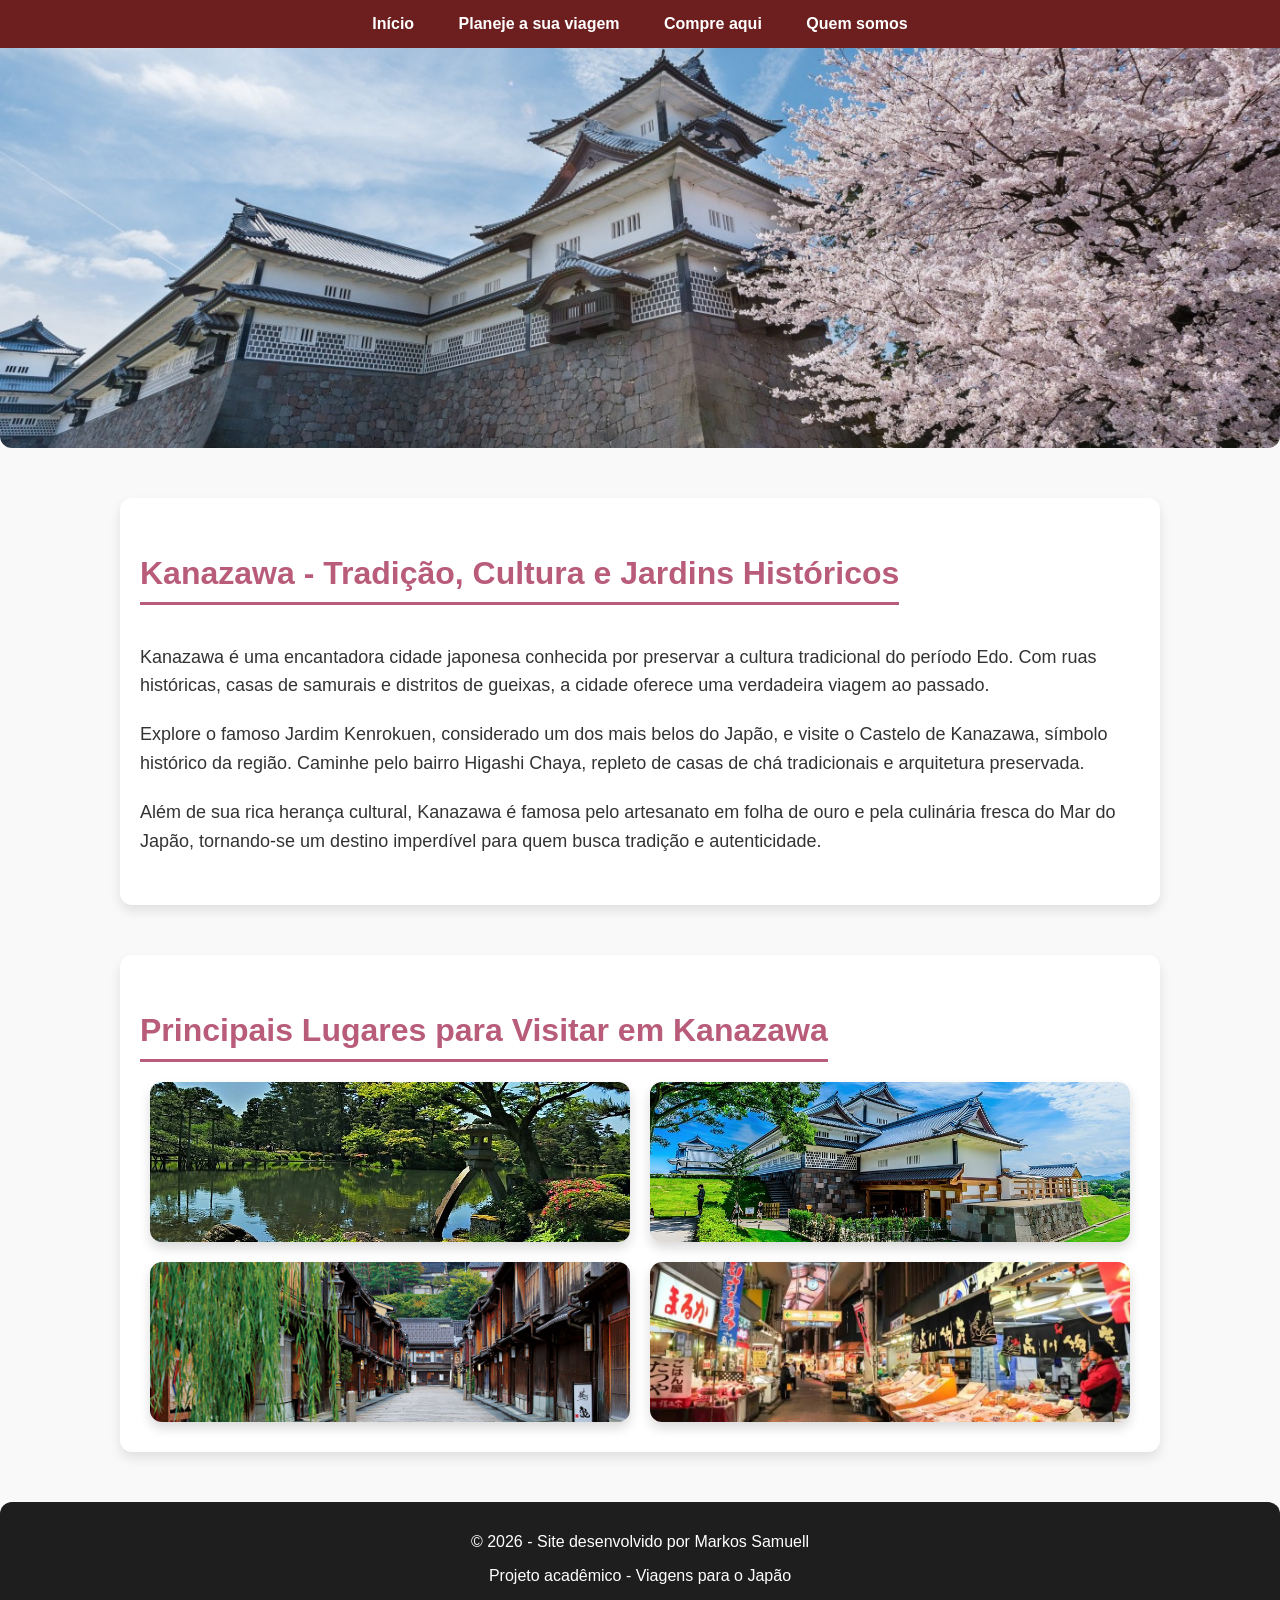
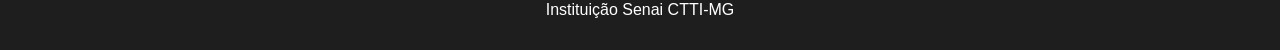
<file: Kanazawa.html>
<!DOCTYPE html>
<html lang="pt-br">
<head>
    <meta charset="UTF-8">
    <meta name="viewport" content="width=device-width, initial-scale=1">
    <title>Conheça Kanazawa</title>
    <link rel="stylesheet" href="Kanazawa.css">
</head>
<body>
    <body>
<script>
  window.addEventListener('load', () => {
    document.body.classList.add('fade-in');
  });
</script>

<!-- Navbar -->
<nav>
    <a href="../index.html">Início</a>
    <a href="../amb_menu/Explore.html">Planeje a sua viagem</a>
    <a href="../amb_compra/comprar.html">Compre aqui</a>
    <a href="../amb_sobrenos/sobrenos.html">Quem somos</a>
</nav>

<!-- Banner -->
<div class="banner"></div>

<!-- Seção de descrição -->
<section id="informacoes" class="content">
    <h2>Kanazawa - Tradição, Cultura e Jardins Históricos</h2>
    <p>
        Kanazawa é uma encantadora cidade japonesa conhecida por preservar a cultura tradicional do período Edo. 
        Com ruas históricas, casas de samurais e distritos de gueixas, a cidade oferece uma verdadeira viagem ao passado.
    </p>
    <p>
        Explore o famoso Jardim Kenrokuen, considerado um dos mais belos do Japão, e visite o Castelo de Kanazawa, símbolo histórico da região. 
        Caminhe pelo bairro Higashi Chaya, repleto de casas de chá tradicionais e arquitetura preservada.
    </p>
    <p>
        Além de sua rica herança cultural, Kanazawa é famosa pelo artesanato em folha de ouro e pela culinária fresca do Mar do Japão, tornando-se um destino imperdível para quem busca tradição e autenticidade.
    </p>
</section>

<!-- Galeria de lugares -->
<section class="galeria content" id="pontos">
    <h2>Principais Lugares para Visitar em Kanazawa</h2>
    <div class="cards">
        <!-- Card 1 -->
        <div class="card">
            <img src="imagens/img_Kanazawa/Jardim Kenrokuen.jpg" alt="Jardim Kenrokuen">
            <div class="descricao">
                <h3>Jardim Kenrokuen</h3>
                <p>Um dos três jardins mais bonitos do Japão, com paisagens deslumbrantes.<br>Entrada: ~320 JPY (~R$13).</p>
            </div>
        </div>

        <!-- Card 2 -->
        <div class="card">
            <img src="imagens/img_Kanazawa/Castelo de Kanazawa.jpg" alt="Castelo de Kanazawa">
            <div class="descricao">
                <h3>Castelo de Kanazawa</h3>
                <p>Importante marco histórico cercado por belos jardins e muralhas.<br>Entrada gratuita (parque).</p>
            </div>
        </div>

        <!-- Card 3 -->
        <div class="card">
            <img src="imagens/img_Kanazawa/Bairro Higashi Chaya.jpg" alt="Bairro Higashi Chaya">
            <div class="descricao">
                <h3>Bairro Higashi Chaya</h3>
                <p>Distrito tradicional de casas de chá e cultura das gueixas.<br>Passeio gratuito.</p>
            </div>
        </div>

        <!-- Card 4 -->
        <div class="card">
            <img src="imagens/img_Kanazawa/Mercado Omicho.jpg" alt="Mercado Omicho">
            <div class="descricao">
                <h3>Mercado Omicho</h3>
                <p>Mercado famoso por frutos do mar frescos e culinária local.<br>Degustação: ~500-3.000 JPY (~R$20-120).</p>
            </div>
        </div>
    </div>
</section>

<!-- Rodapé -->
<footer id="contato">
    <p>© 2026 - Site desenvolvido por Markos Samuell</p>
    <p>Projeto acadêmico - Viagens para o Japão</p>
    <p>Instituição Senai CTTI-MG</p>
</footer>
<script>
  // Seleciona todos os links do menu com href que levam a outras páginas
  document.querySelectorAll('nav a[href]').forEach(link => {
    link.addEventListener('click', function(e) {
      e.preventDefault(); // cancela navegação imediata

      const href = this.getAttribute('href');

      // Adiciona a classe fade-out para animação
      document.body.classList.add('fade-out');

      // Após a transição, navega para a página
      setTimeout(() => {
        window.location.href = href;
      }, 500); // tempo igual ao transition do CSS
    });
  });
</script>
</body>
</html>
</file>
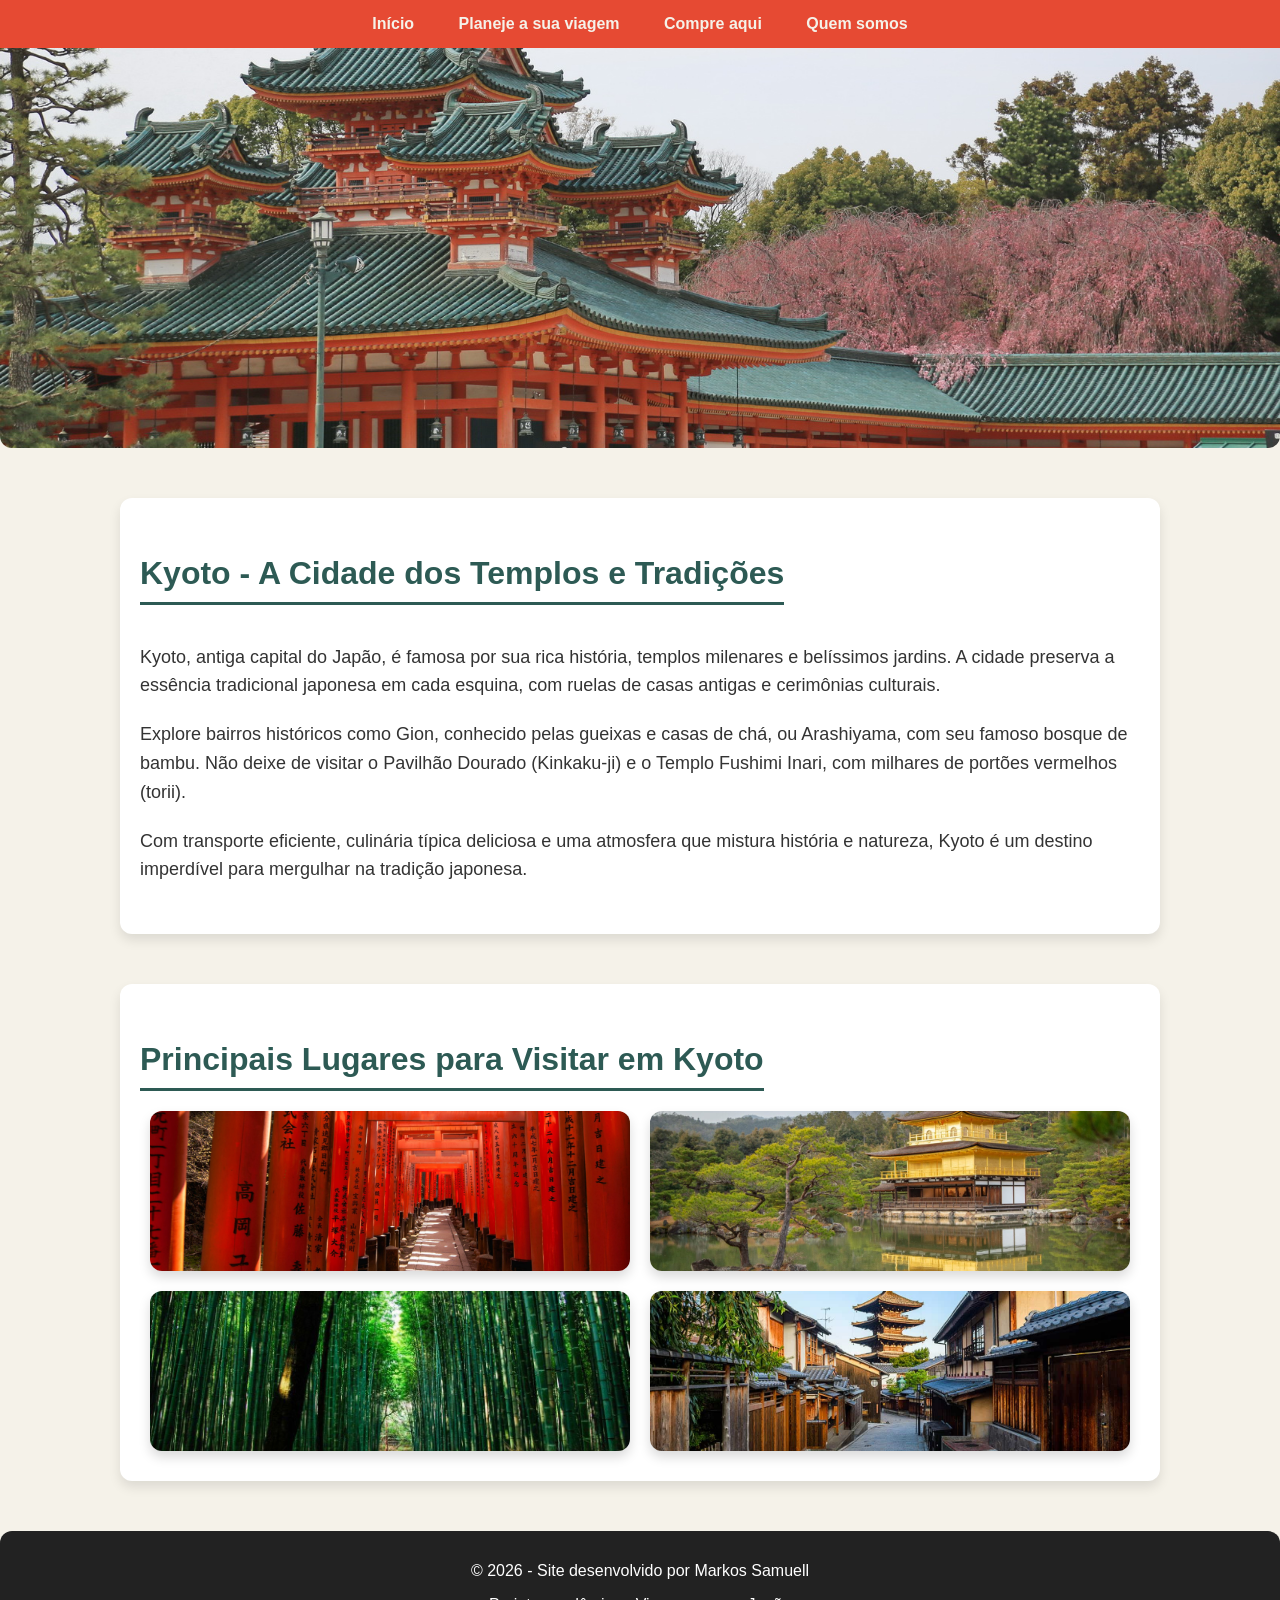
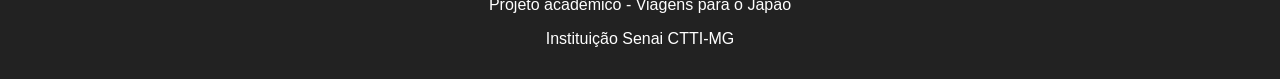
<file: Kyoto.html>
<!DOCTYPE html>
<html lang="pt-br">
<head>
    <meta charset="UTF-8">
    <meta name="viewport" content="width=device-width, initial-scale=1">
    <title>Conheça Kyoto</title>
    <link rel="stylesheet" href="Kyoto.css">
</head>
<body>
<script>
  window.addEventListener('load', () => {
    document.body.classList.add('fade-in');
  });
</script>

<!-- Navbar -->
<nav>
    <a href="index.html">Início</a>
    <a href="amb_menu/Explore.html">Planeje a sua viagem</a>
    <a href="amb_compra/comprar.html">Compre aqui</a>
    <a href="amb_sobrenos/sobrenos.html">Quem somos</a>
</nav>

<!-- Banner -->
<div class="banner"></div>

<!-- Seção de descrição -->
<section id="informacoes" class="content">
    <h2>Kyoto - A Cidade dos Templos e Tradições</h2>
    <p>
        Kyoto, antiga capital do Japão, é famosa por sua rica história, templos milenares e belíssimos jardins. 
        A cidade preserva a essência tradicional japonesa em cada esquina, com ruelas de casas antigas e cerimônias culturais.
    </p>
    <p>
        Explore bairros históricos como Gion, conhecido pelas gueixas e casas de chá, ou Arashiyama, com seu famoso bosque de bambu. 
        Não deixe de visitar o Pavilhão Dourado (Kinkaku-ji) e o Templo Fushimi Inari, com milhares de portões vermelhos (torii).
    </p>
    <p>
        Com transporte eficiente, culinária típica deliciosa e uma atmosfera que mistura história e natureza, Kyoto é um destino imperdível para mergulhar na tradição japonesa.
    </p>
</section>

<!-- Galeria de lugares -->
<section class="galeria content" id="pontos">
    <h2>Principais Lugares para Visitar em Kyoto</h2>
    <div class="cards">
        <!-- Card 1 -->
        <div class="card">
            <img src="imagens/img_Kyoto/Fushimi Inari.jpg" alt="Fushimi Inari">
            <div class="descricao">
                <h3>Fushimi Inari</h3>
                <p>Templo famoso pelos milhares de portões vermelhos (torii).<br>Entrada gratuita.</p>
            </div>
        </div>

        <!-- Card 2 -->
        <div class="card">
            <img src="imagens/img_Kyoto/Pavilhão Dourado (Kinkaku-ji).jpg" alt="Pavilhão Dourado">
            <div class="descricao">
                <h3>Pavilhão Dourado (Kinkaku-ji)</h3>
                <p>Templo icônico coberto de folhas de ouro, com jardins deslumbrantes.<br>Entrada: ~400 JPY (~R$16).</p>
            </div>
        </div>

        <!-- Card 3 -->
        <div class="card">
            <img src="imagens/img_Kyoto/Bosque-bambu-arashiyama-kioto.jpg" alt="Bosque de Bambu">
            <div class="descricao">
                <h3>Bosque de Bambu de Arashiyama</h3>
                <p>Um passeio pelo impressionante bosque de bambu.<br>Entrada gratuita.</p>
            </div>
        </div>

        <!-- Card 4 -->
        <div class="card">
            <img src="imagens/img_Kyoto/Bairro Gion.jpg" alt="Bairro Gion">
            <div class="descricao">
                <h3>Bairro Gion</h3>
                <p>Bairro histórico famoso pelas gueixas, casas de chá e ruas tradicionais.<br>Passeio gratuito.</p>
            </div>
        </div>
    </div>
</section>

<!-- Rodapé -->
<footer id="contato">
    <p>© 2026 - Site desenvolvido por Markos Samuell</p>
    <p>Projeto acadêmico - Viagens para o Japão</p>
    <p>Instituição Senai CTTI-MG</p>
</footer>
<script>
  // Seleciona todos os links do menu com href que levam a outras páginas
  document.querySelectorAll('nav a[href]').forEach(link => {
    link.addEventListener('click', function(e) {
      e.preventDefault(); // cancela navegação imediata

      const href = this.getAttribute('href');

      // Adiciona a classe fade-out para animação
      document.body.classList.add('fade-out');

      // Após a transição, navega para a página
      setTimeout(() => {
        window.location.href = href;
      }, 500); // tempo igual ao transition do CSS
    });
  });
</script>
</body>
</html>
</file>
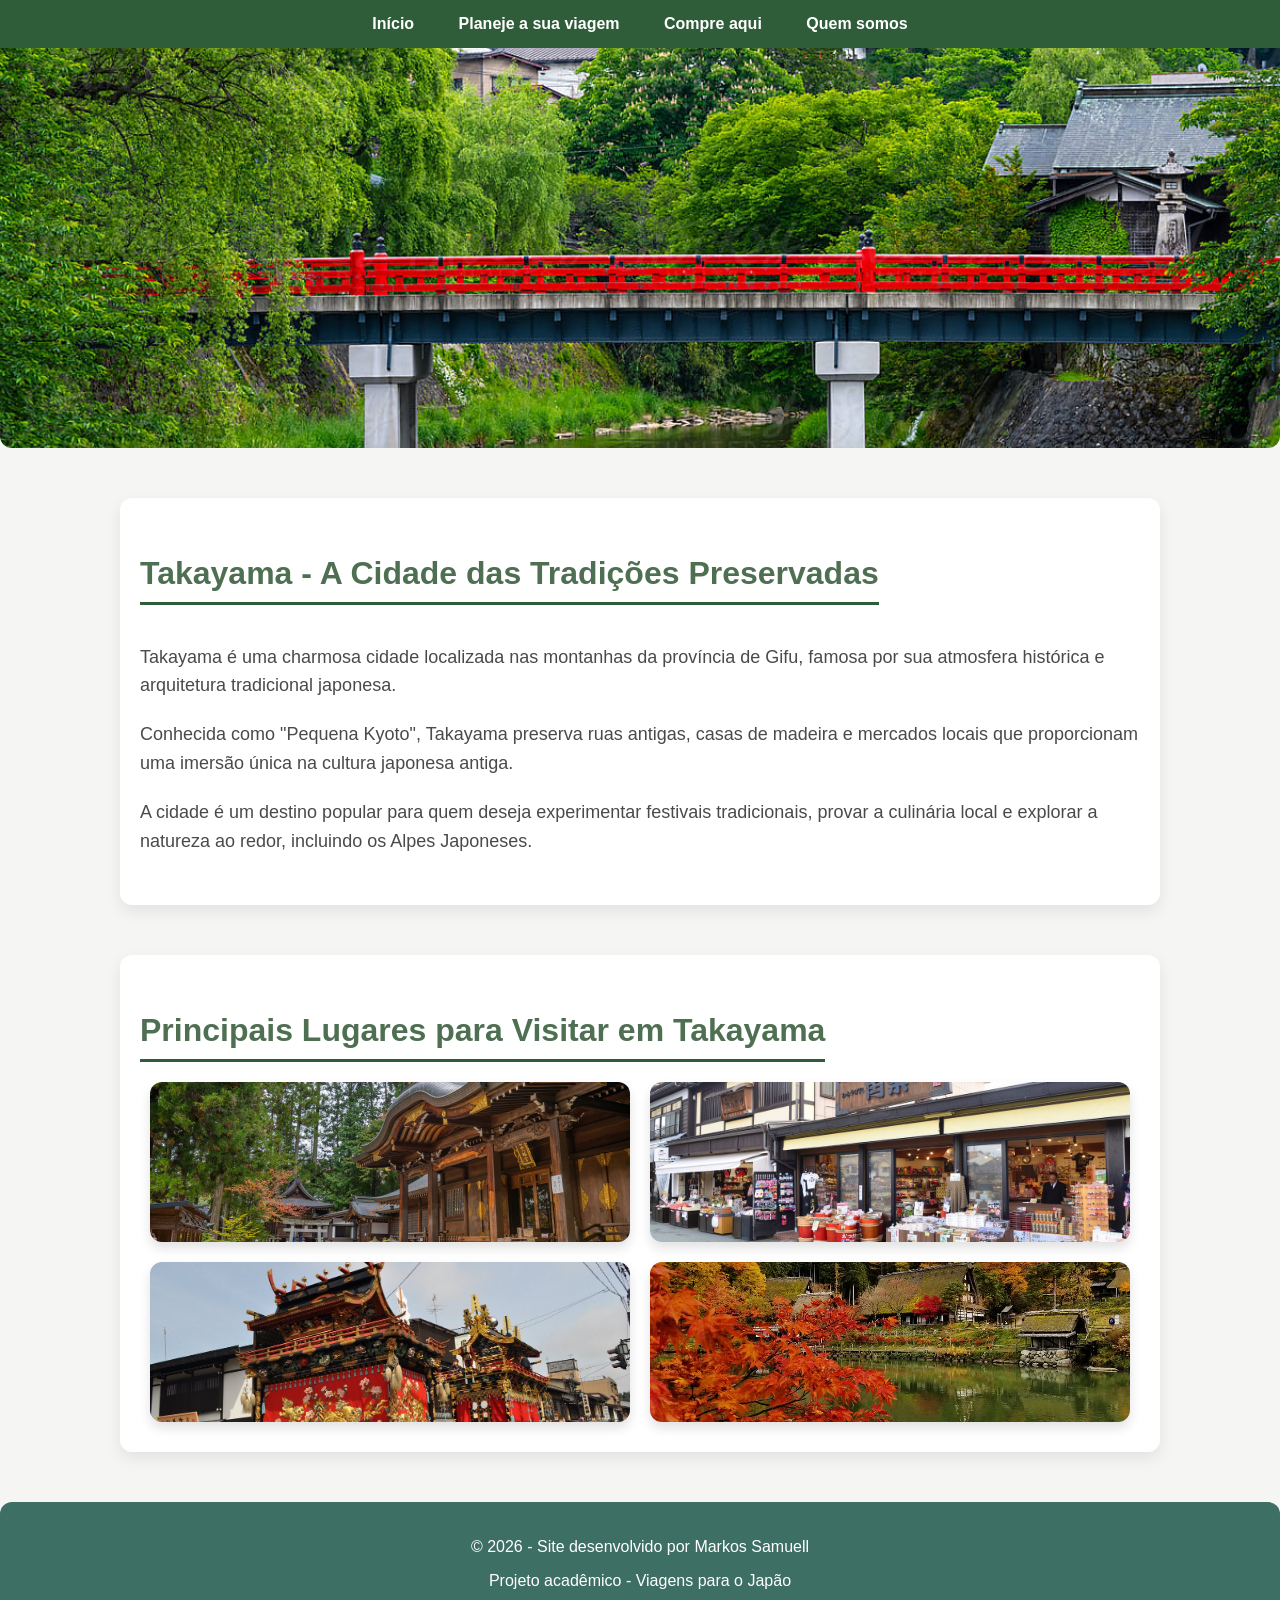
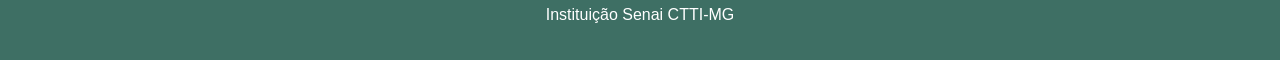
<file: Takayama.html>
<!DOCTYPE html>
<html lang="pt-br">
<head>
    <meta charset="UTF-8">
    <meta name="viewport" content="width=device-width, initial-scale=1">
    <title>Conheça Takayama</title>
    <link rel="stylesheet" href="Takayama.css">
</head>
<body>
<script>
  window.addEventListener('load', () => {
    document.body.classList.add('fade-in');
  });
</script>
<!-- Navbar -->
<nav>
    <a href="index.html">Início</a>
    <a href="amb_menu/Explore.html">Planeje a sua viagem</a>
    <a href="amb_compra/comprar.html">Compre aqui</a>
    <a href="amb_sobrenos/sobrenos.html">Quem somos</a>
</nav>

<!-- Banner -->
<div class="banner"></div>

<!-- Seção de descrição -->
<section id="informacoes" class="content">
    <h2>Takayama - A Cidade das Tradições Preservadas</h2>
    <p>
        Takayama é uma charmosa cidade localizada nas montanhas da província de Gifu, famosa por sua atmosfera histórica e arquitetura tradicional japonesa.
    </p>
    <p>
        Conhecida como "Pequena Kyoto", Takayama preserva ruas antigas, casas de madeira e mercados locais que proporcionam uma imersão única na cultura japonesa antiga.
    </p>
    <p>
        A cidade é um destino popular para quem deseja experimentar festivais tradicionais, provar a culinária local e explorar a natureza ao redor, incluindo os Alpes Japoneses.
    </p>
</section>

<!-- Galeria de lugares -->
<section class="galeria content" id="pontos">
    <h2>Principais Lugares para Visitar em Takayama</h2>
    <div class="cards">
        <!-- Card 1 -->
        <div class="card">
            <img src="imagens/img_Takayama/Centro Histórico de Takayama.jpg" alt="Centro Histórico de Takayama">
            <div class="descricao">
                <h3>Centro Histórico de Takayama</h3>
                <p>Ruas preservadas com arquitetura tradicional e lojas locais.<br>Entrada gratuita.</p>
            </div>
        </div>

        <!-- Card 2 -->
        <div class="card">
            <img src="imagens/img_Takayama/Mercado Matinal de Takayama.jpg" alt="Mercado Matinal de Takayama">
            <div class="descricao">
                <h3>Mercado Matinal de Takayama</h3>
                <p>Mercado popular com produtos frescos e artesanatos locais.<br>Aberto todas as manhãs.</p>
            </div>
        </div>

        <!-- Card 3 -->
        <div class="card">
            <img src="imagens/img_Takayama/Festival de Takayama.jpg" alt="Festival de Takayama">
            <div class="descricao">
                <h3>Festival de Takayama</h3>
                <p>Um dos festivais mais belos do Japão, conhecido por seus carros alegóricos decorados.<br>Acontece em primavera e outono.</p>
            </div>
        </div>

        <!-- Card 4 -->
        <div class="card">
            <img src="imagens/img_Takayama/Aldeia Folclórica de Hida.jpg" alt="Aldeia Folclórica de Hida">
            <div class="descricao">
                <h3>Aldeia Folclórica de Hida</h3>
                <p>Museu ao ar livre com casas tradicionais e exposições culturais.<br>Ótimo para toda a família.</p>
            </div>
        </div>
    </div>
</section> 

<!-- Rodapé -->
<footer id="contato">
    <p>© 2026 - Site desenvolvido por Markos Samuell</p>
    <p>Projeto acadêmico - Viagens para o Japão</p>
    <p>Instituição Senai CTTI-MG</p>
</footer>
<script>
  // Seleciona todos os links do menu com href que levam a outras páginas
  document.querySelectorAll('nav a[href]').forEach(link => {
    link.addEventListener('click', function(e) {
      e.preventDefault(); // cancela navegação imediata

      const href = this.getAttribute('href');

      // Adiciona a classe fade-out para animação
      document.body.classList.add('fade-out');

      // Após a transição, navega para a página
      setTimeout(() => {
        window.location.href = href;
      }, 500); // tempo igual ao transition do CSS
    });
  });
</script>
</body>
</html>
</file>
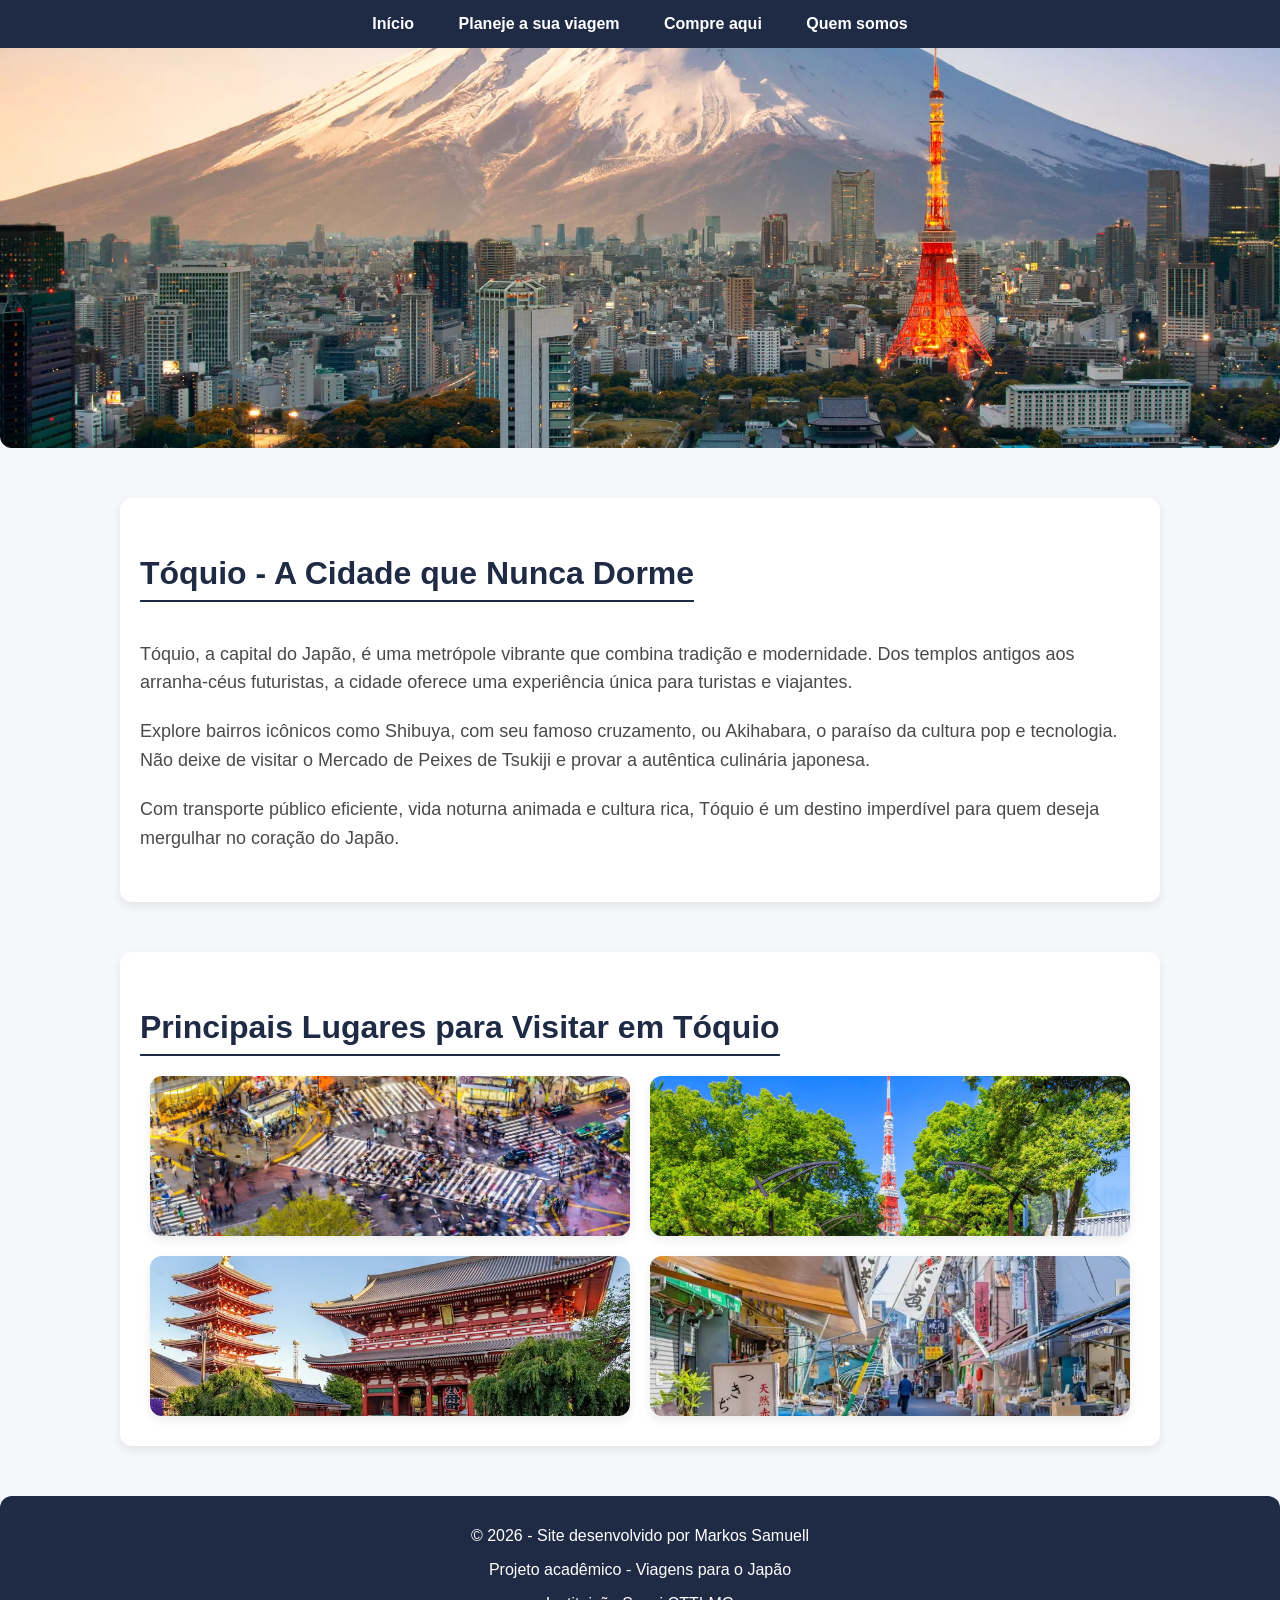
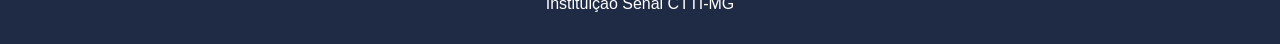
<file: Toquio.html>
<!DOCTYPE html>
<html lang="pt-br">
<head>
    <meta charset="UTF-8">
    <meta name="viewport" content="width=device-width, initial-scale=1">
    <title>Conheça Tóquio</title>
    <link rel="stylesheet" href="Toquio.css">
</head>
<body>
<script>
  window.addEventListener('load', () => {
    document.body.classList.add('fade-in');
  });
</script>

<!-- Navbar -->
<nav>
    <a href="index.html">Início</a>
    <a href="amb_menu/Explore.html">Planeje a sua viagem</a>
    <a href="amb_compra/comprar.html">Compre aqui</a>
    <a href="amb_sobrenos/sobrenos.html">Quem somos</a>
</nav>

<!-- Banner -->
<div class="banner"></div>

<!-- Seção de descrição -->
<section id="informacoes" class="content">
    <h2>Tóquio - A Cidade que Nunca Dorme</h2>
    <p>
        Tóquio, a capital do Japão, é uma metrópole vibrante que combina tradição e modernidade. 
        Dos templos antigos aos arranha-céus futuristas, a cidade oferece uma experiência única para turistas e viajantes. 
    </p>
    <p>
        Explore bairros icônicos como Shibuya, com seu famoso cruzamento, ou Akihabara, o paraíso da cultura pop e tecnologia. 
        Não deixe de visitar o Mercado de Peixes de Tsukiji e provar a autêntica culinária japonesa. 
    </p>
    <p>
        Com transporte público eficiente, vida noturna animada e cultura rica, Tóquio é um destino imperdível para quem deseja mergulhar no coração do Japão.
    </p>
</section>

<!-- Galeria de lugares -->
<section class="galeria content" id="pontos">
    <h2>Principais Lugares para Visitar em Tóquio</h2>
    <div class="cards">
        <!-- Card 1 -->
        <div class="card">
            <img src="imagens/img_Toquio/Shibuya Crossing.jpg" alt="Shibuya">
            <div class="descricao">
                <h3>Shibuya Crossing</h3>
                <p>Famoso cruzamento de Shibuya é o coração pulsante da cidade.<br>Gratuito para visitar.</p>
            </div>
        </div>

        <!-- Card 2 -->
        <div class="card">
            <img src="imagens/img_Toquio/Tokyo-Tower.jpg" alt="Tokyo Tower">
            <div class="descricao">
                <h3>Tokyo Tower</h3>
                <p>Vista panorâmica de Tóquio do alto da torre. <br>Entrada: ~1.200 JPY (~R$50).</p>
            </div>
        </div>

        <!-- Card 3 -->
        <div class="card">
            <img src="imagens/img_Toquio/Templo Senso-ji.jpg" alt="Templo Senso-ji">
            <div class="descricao">
                <h3>Templo Senso-ji</h3>
                <p>Templo budista mais antigo de Tóquio, com feira de artesanato.<br>Entrada gratuita.</p>
            </div>
        </div>

        <!-- Card 4 -->
        <div class="card">
            <img src="imagens/img_Toquio/Mercado de Peixes Tsukiji.jpg" alt="Mercado Tsukiji">
            <div class="descricao">
                <h3>Mercado de Peixes Tsukiji</h3>
                <p>Mercado famoso por sushi fresco e frutos do mar.<br> Degustação: ~500-3.000 JPY(~R$20-120).</p>
            </div>
        </div>
    </div>
</section>

<!-- Rodapé -->
<footer id="contato">
    <p>© 2026 - Site desenvolvido por Markos Samuell</p>
    <p>Projeto acadêmico - Viagens para o Japão</p>
    <p>Instituição Senai CTTI-MG</p>
</footer>
<script>
  // Seleciona todos os links do menu com href que levam a outras páginas
  document.querySelectorAll('nav a[href]').forEach(link => {
    link.addEventListener('click', function(e) {
      e.preventDefault(); // cancela navegação imediata

      const href = this.getAttribute('href');

      // Adiciona a classe fade-out para animação
      document.body.classList.add('fade-out');

      // Após a transição, navega para a página
      setTimeout(() => {
        window.location.href = href;
      }, 500); // tempo igual ao transition do CSS
    });
  });
</script>
</body>
</html>
</file>
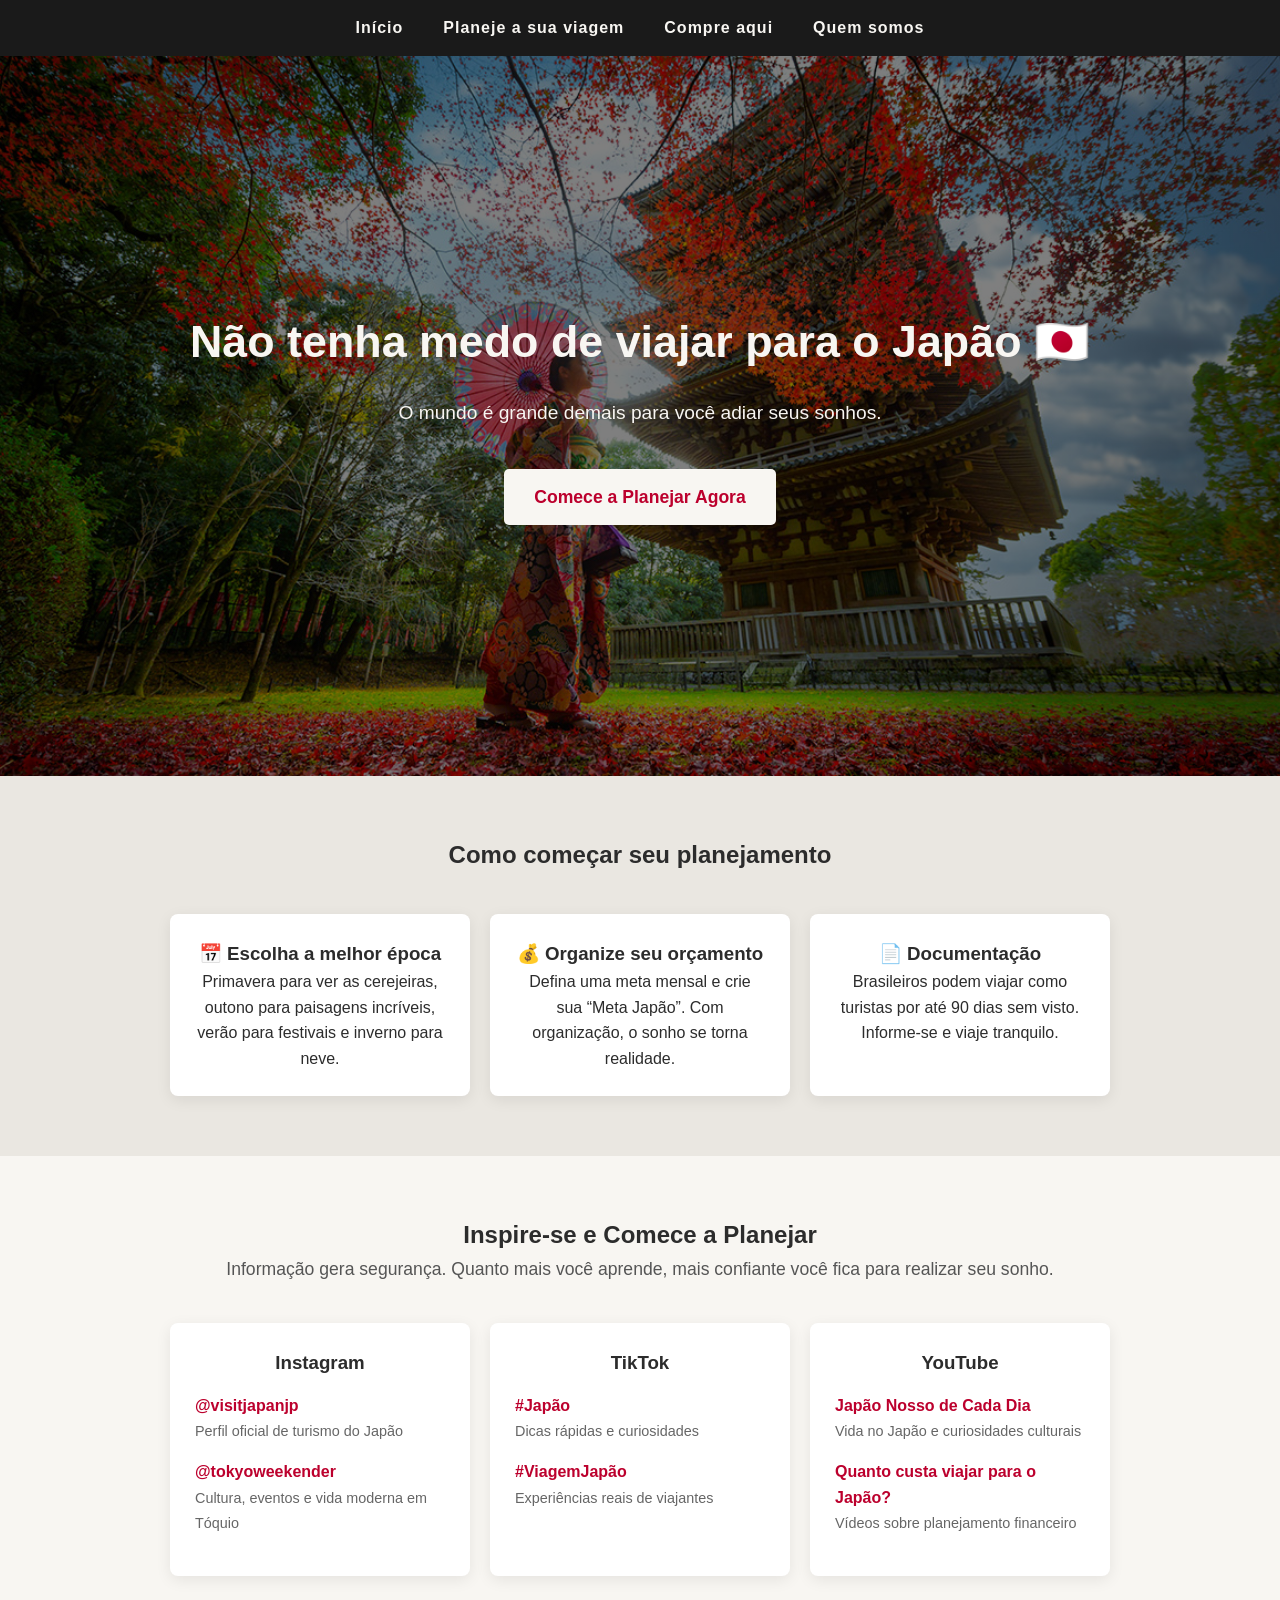
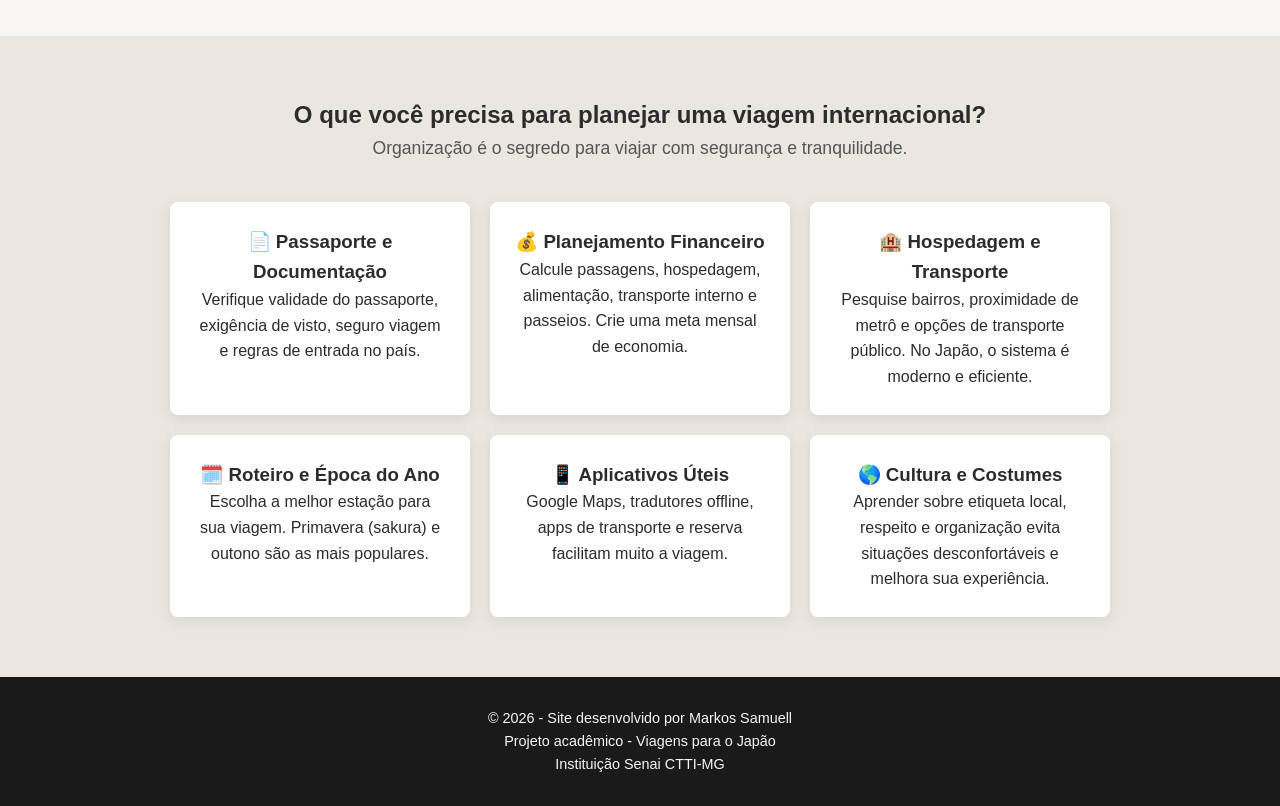
<file: amb_menu/Explore.html>
<!DOCTYPE html>
<html lang="pt-BR">
<head>
<meta charset="UTF-8" />
<meta name="viewport" content="width=device-width, initial-scale=1" />
<title>Descubra o Japão - Realize Seu Sonho</title>
<link rel="stylesheet" href="Explore.css" />
</head>

<body>

<script>
window.addEventListener('load', () => {
document.body.classList.add('fade-in');
});
</script>

<!-- Navbar -->
<nav>
    <a href="../index.html">Início</a>
    <a href="../amb_menu/Explore.html">Planeje a sua viagem</a>
    <a href="../amb_compra/comprar.html">Compre aqui</a>
    <a href="../amb_sobrenos/sobrenos.html">Quem somos</a>
</nav>

<!-- Header -->
<header>
    <div class="container">

        <h1>Não tenha medo de viajar para o Japão 🇯🇵</h1>

        <p>O mundo é grande demais para você adiar seus sonhos.</p>

        <a href="#planejamento" class="btn btn-banner">
        Comece a Planejar Agora
        </a>

    </div>
</header>

<!-- Planejamento -->
<section id="planejamento" class="planejamento content">
    <div class="container">

    <h2>Como começar seu planejamento</h2>

        <div class="cards">

            <div class="card">
            <h3>📅 Escolha a melhor época</h3>
            <p>Primavera para ver as cerejeiras, outono para paisagens incríveis, verão para festivais e inverno para neve.</p>
            </div>

            <div class="card">
            <h3>💰 Organize seu orçamento</h3>
            <p>Defina uma meta mensal e crie sua “Meta Japão”. Com organização, o sonho se torna realidade.</p>
            </div>

            <div class="card">
            <h3>📄 Documentação</h3>
            <p>Brasileiros podem viajar como turistas por até 90 dias sem visto. Informe-se e viaje tranquilo.</p>
            </div>
        </div>
    </div>
</section>


<!-- Inspiração -->
<section class="inspiracao content">

    <div class="container">

        <h2>Inspire-se e Comece a Planejar</h2>

        <p class="subtitulo">
        Informação gera segurança. Quanto mais você aprende, mais confiante você fica para realizar seu sonho.
        </p>

        <div class="cards">

        <div class="card">
        <h3>Instagram</h3>

        <ul class="lista-links">

        <li>
        <a href="https://www.instagram.com/visitjapanjp/" target="_blank">
        @visitjapanjp
        </a>
        <span>Perfil oficial de turismo do Japão</span>
        </li>

        <li>
        <a href="https://www.instagram.com/tokyoweekender/" target="_blank">
        @tokyoweekender
        </a>
        <span>Cultura, eventos e vida moderna em Tóquio</span>
        </li>

        </ul>
        </div>


        <div class="card">
        <h3>TikTok</h3>

        <ul class="lista-links">

        <li>
        <a href="https://www.tiktok.com/tag/japao" target="_blank">
        #Japão
        </a>
        <span>Dicas rápidas e curiosidades</span>
        </li>

        <li>
        <a href="https://www.tiktok.com/tag/viagemjapao" target="_blank">
        #ViagemJapão
        </a>
        <span>Experiências reais de viajantes</span>
        </li>

        </ul>
        </div>


        <div class="card">
        <h3>YouTube</h3>

        <ul class="lista-links">

        <li>
        <a href="https://www.youtube.com/results?search_query=jap%C3%A3o+nosso+de+cada+dia" target="_blank">
        Japão Nosso de Cada Dia
        </a>
        <span>Vida no Japão e curiosidades culturais</span>
        </li>

        <li>
        <a href="https://www.youtube.com/results?search_query=quanto+custa+viajar+para+o+jap%C3%A3o" target="_blank">
        Quanto custa viajar para o Japão?
        </a>
        <span>Vídeos sobre planejamento financeiro</span>
        </li>

        </ul>
        </div>

        </div>
    </div>
</section>


<!-- Planejamento Internacional -->
<section class="planejamento-internacional content" id="Planejamento">

<div class="container">

<h2>O que você precisa para planejar uma viagem internacional?</h2>

<p class="subtitulo">
Organização é o segredo para viajar com segurança e tranquilidade.
</p>

<div class="cards">

<div class="card">
<h3>📄 Passaporte e Documentação</h3>
<p>
Verifique validade do passaporte, exigência de visto,
seguro viagem e regras de entrada no país.
</p>
</div>

<div class="card">
<h3>💰 Planejamento Financeiro</h3>
<p>
Calcule passagens, hospedagem, alimentação,
transporte interno e passeios.
Crie uma meta mensal de economia.
</p>
</div>

<div class="card">
<h3>🏨 Hospedagem e Transporte</h3>
<p>
Pesquise bairros, proximidade de metrô e
opções de transporte público.
No Japão, o sistema é moderno e eficiente.
</p>
</div>

<div class="card">
<h3>🗓️ Roteiro e Época do Ano</h3>
<p>
Escolha a melhor estação para sua viagem.
Primavera (sakura) e outono são as mais populares.
</p>
</div>

<div class="card">
<h3>📱 Aplicativos Úteis</h3>
<p>
Google Maps, tradutores offline,
apps de transporte e reserva facilitam muito a viagem.
</p>
</div>

    <div class="card">
        <h3>🌎 Cultura e Costumes</h3>
        <p>
        Aprender sobre etiqueta local, respeito e organização
        evita situações desconfortáveis e melhora sua experiência.
        </p>
    </div>

</div>
</div>
</section>


<!-- Rodapé -->
<footer id="contato">
    <p>© 2026 - Site desenvolvido por Markos Samuell</p>
    <p>Projeto acadêmico - Viagens para o Japão</p>
    <p>Instituição Senai CTTI-MG</p>
</footer>


<script>
    document.querySelectorAll('nav a[href]').forEach(link => {
    link.addEventListener('click', function(e) {

    e.preventDefault();

    const href = this.getAttribute('href');

    document.body.classList.add('fade-out');

    setTimeout(() => {
    window.location.href = href;
    }, 500);

        });
        });
</script>

</body>
</html>
</file>
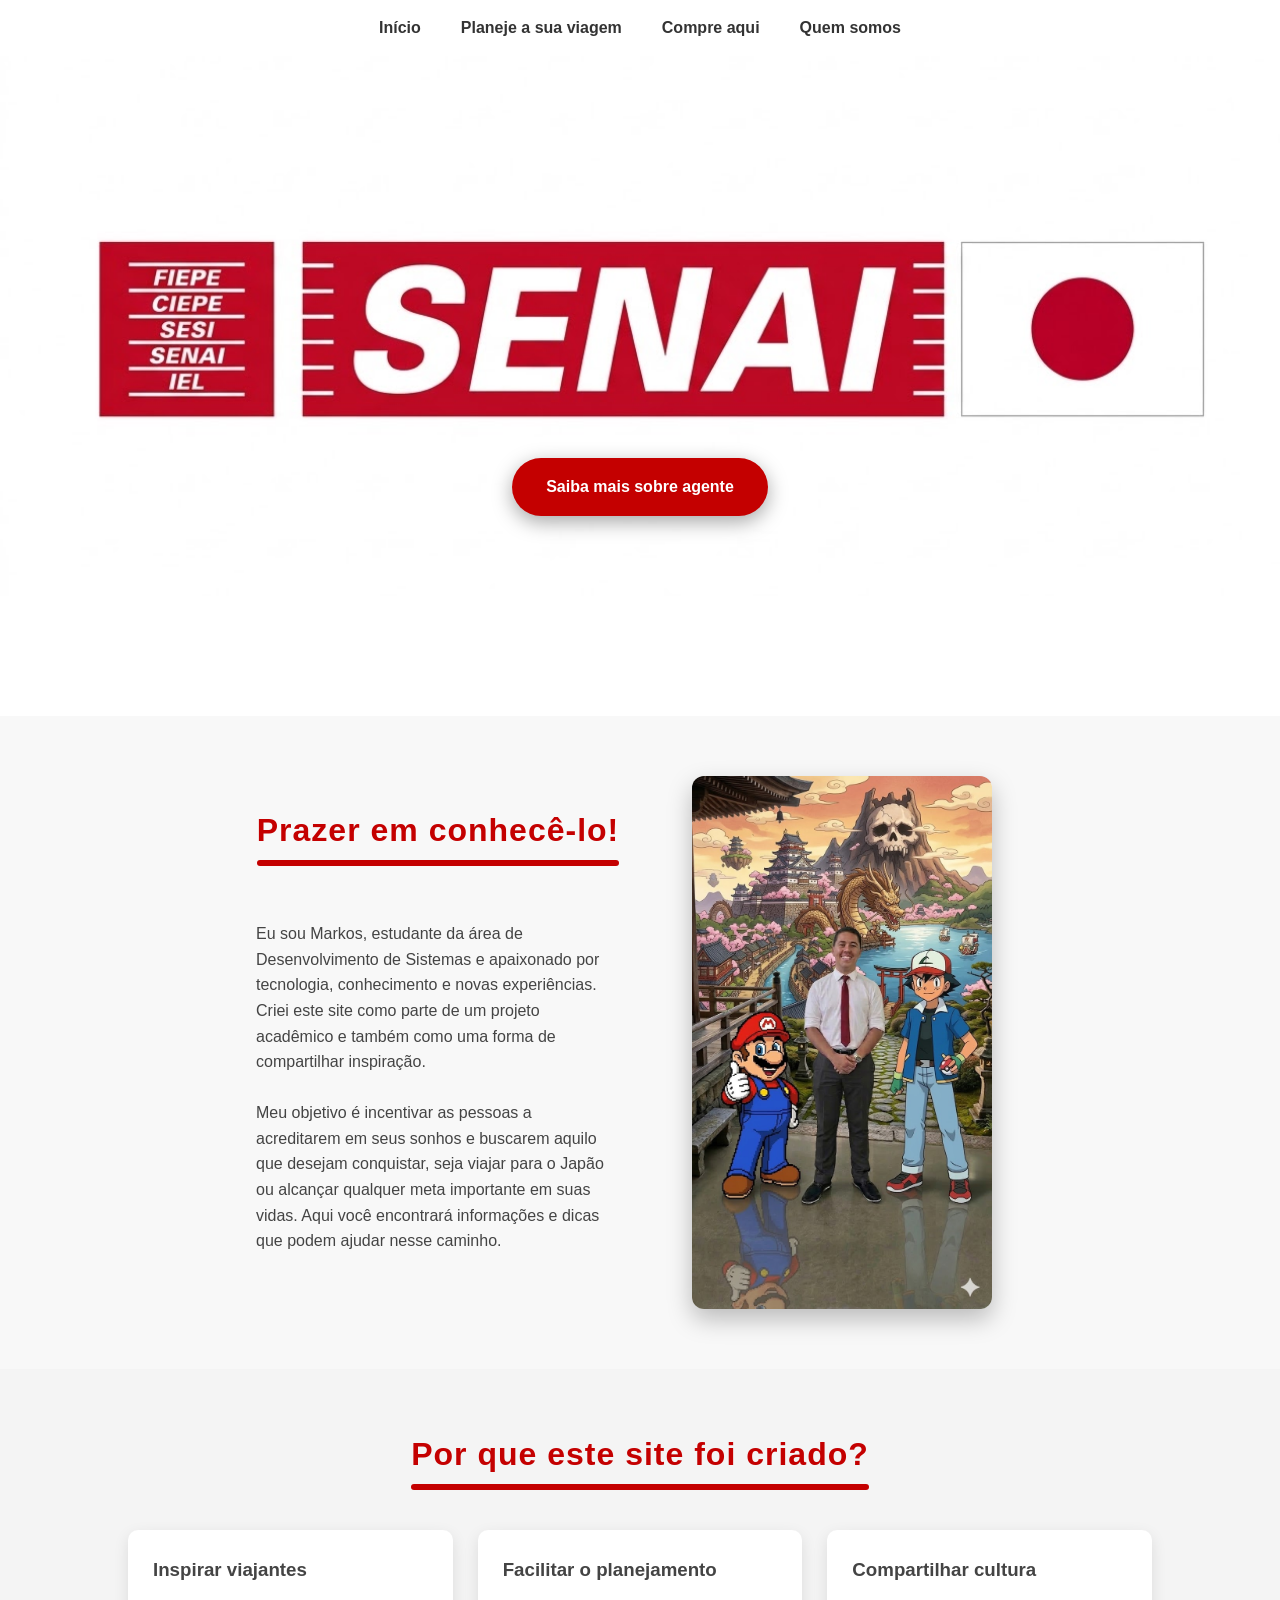
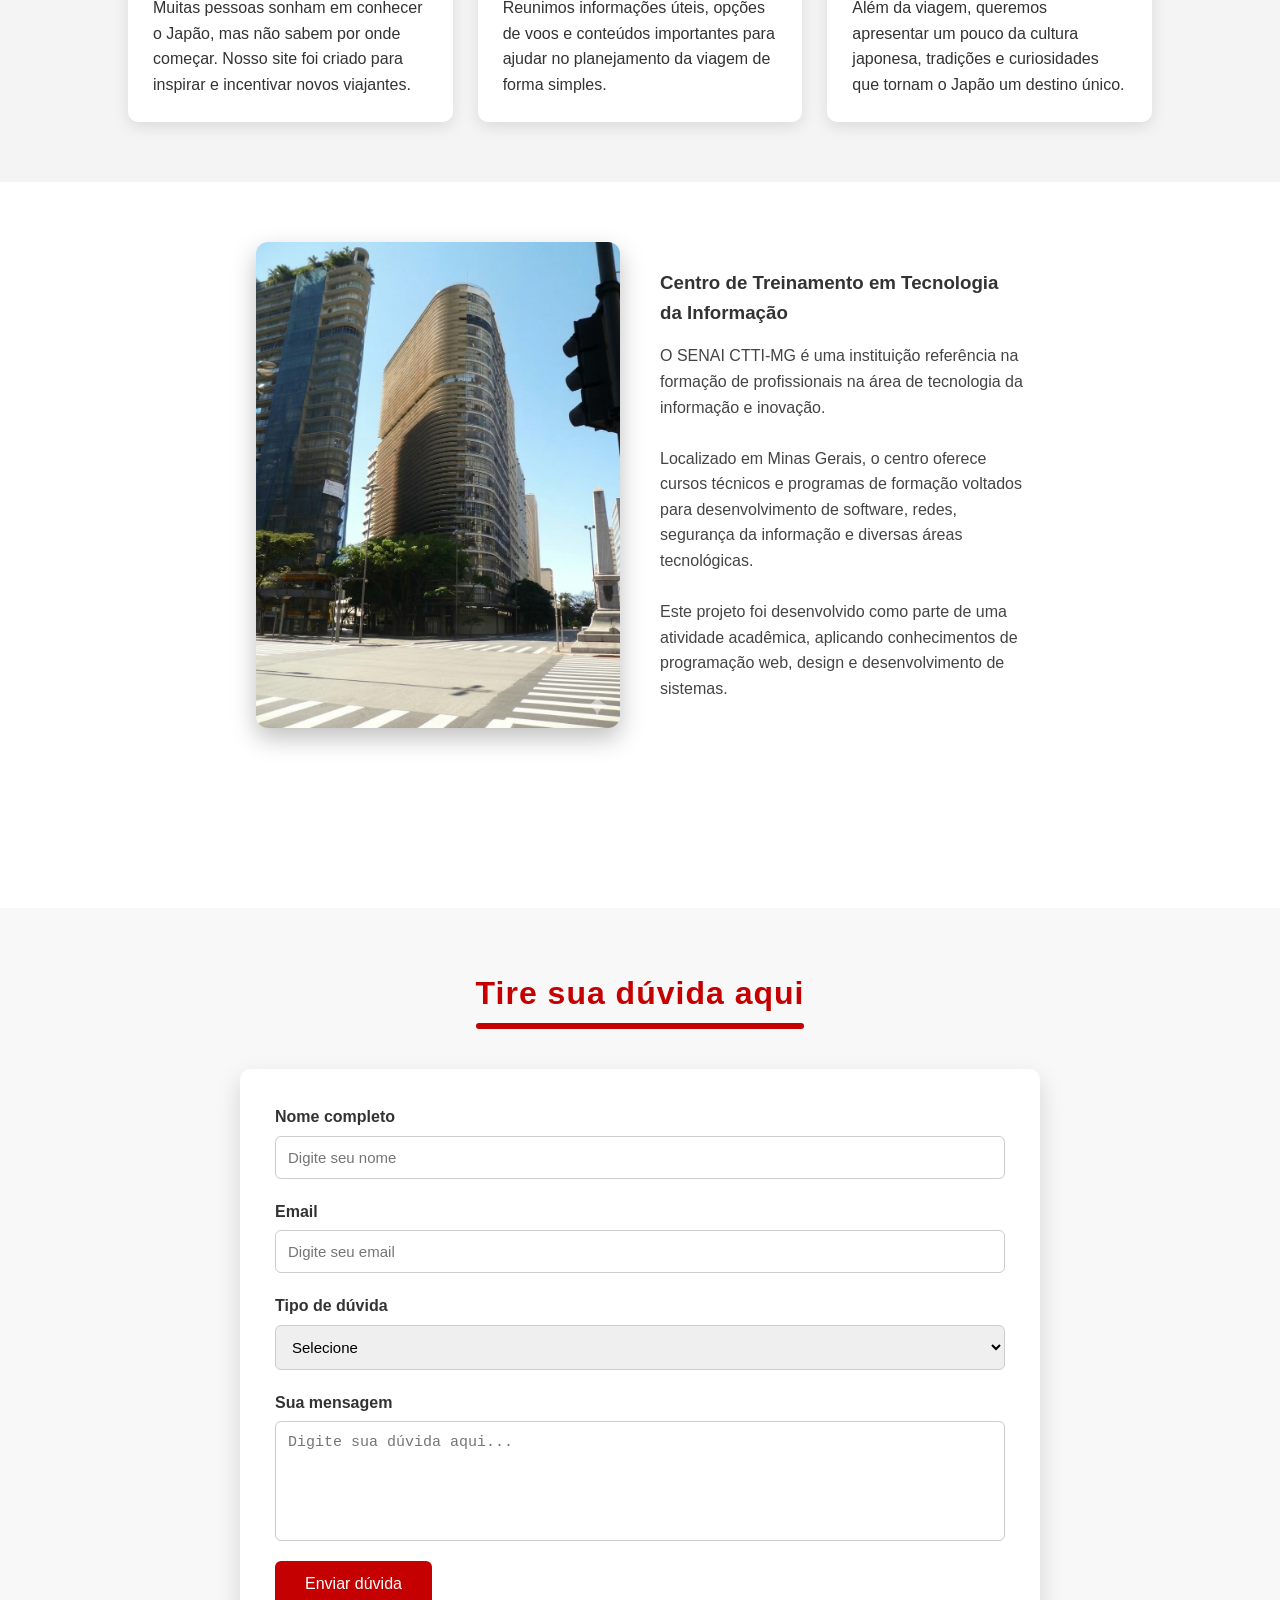
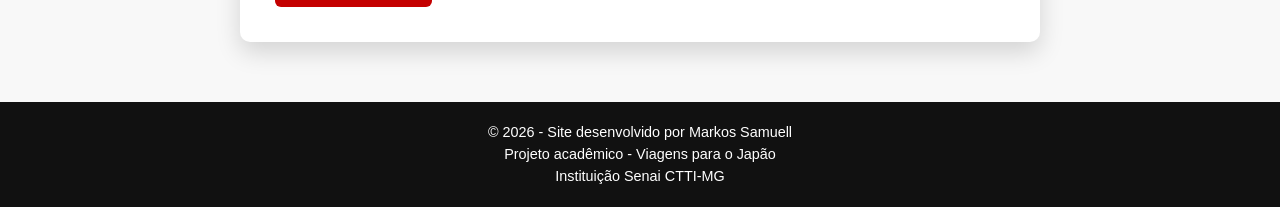
<file: amb_sobrenos/sobrenos.html>
<!DOCTYPE html>
<html lang="pt-br">
<head>
<meta charset="UTF-8" />
<meta name="viewport" content="width=device-width, initial-scale=1" />
<title>Quem Somos - Viagem Japão</title>
<link rel="stylesheet" href="sobrenos.css" />
</head>

<body class="fade-in">

<!-- NAVBAR -->
<nav>
  <a href="../index.html">Início</a>
  <a href="../amb_menu/Explore.html">Planeje a sua viagem</a>
  <a href="../amb_compra/comprar.html">Compre aqui</a>
  <a href="../amb_sobrenos/sobrenos.html">Quem somos</a>
</nav>

<section class="banner">
  <div class="banner-conteudo">
    <a href="#quemsomos" class="btn-banner">Saiba mais sobre agente</a>
  </div>
</section>

<!-- QUEM SOMOS -->
<section class="section-branca" id="quemsomos">
  <div class="quem-container">
<div class="quem-texto">
  <h2 class="titulo-quemsomos">Prazer em conhecê-lo!</h2>
      <p>
        Eu sou Markos, estudante da área de Desenvolvimento de Sistemas e apaixonado por tecnologia, conhecimento e novas experiências. Criei este site como parte de um projeto acadêmico e também como uma forma de compartilhar inspiração.<br><br>
        Meu objetivo é incentivar as pessoas a acreditarem em seus sonhos e buscarem aquilo que desejam conquistar, seja viajar para o Japão ou alcançar qualquer meta importante em suas vidas. Aqui você encontrará informações e dicas que podem ajudar nesse caminho.<br><br>
      </p>
    </div>
    <img src="../amb_sobrenos/img_sobrenos/equipe_sobrenos.jpg" alt="Equipe do projeto de viagens ao Japão" />
  </div>
</section>

<!-- MOTIVO DO SITE -->
<section class="section-clara">
  <h2>Por que este site foi criado?</h2>
  <div class="cards">
    <div class="card">
      <h3>Inspirar viajantes</h3>
      <p>Muitas pessoas sonham em conhecer o Japão, mas não sabem por onde começar. Nosso site foi criado para inspirar e incentivar novos viajantes.</p>
    </div>
    <div class="card">
      <h3>Facilitar o planejamento</h3>
      <p>Reunimos informações úteis, opções de voos e conteúdos importantes para ajudar no planejamento da viagem de forma simples.</p>
    </div>
    <div class="card">
      <h3>Compartilhar cultura</h3>
      <p>Além da viagem, queremos apresentar um pouco da cultura japonesa, tradições e curiosidades que tornam o Japão um destino único.</p>
    </div>
  </div>
</section>

<!-- SOBRE O SENAI -->
<section class="section-ctti">
  <div class="quem-container">
    <img src="../amb_sobrenos/img_sobrenos/Senai-unidade.jpg" alt="Instituição SENAI CTTI-MG" />
    <div class="quem-texto">
      <h3>Centro de Treinamento em Tecnologia da Informação</h3>
      <p>
        O SENAI CTTI-MG é uma instituição referência na formação de profissionais na área de tecnologia da informação e inovação.<br><br>
        Localizado em Minas Gerais, o centro oferece cursos técnicos e programas de formação voltados para desenvolvimento de software, redes, segurança da informação e diversas áreas tecnológicas.<br><br>
        Este projeto foi desenvolvido como parte de uma atividade acadêmica, aplicando conhecimentos de programação web, design e desenvolvimento de sistemas.
      </p>
    </div>
  </div>
</section>

<!-- FORMULÁRIO -->
<section id="duvidas" class="section-branca">
  <h2>Tire sua dúvida aqui</h2>
  <div class="form-container">
    <form>
      <div class="form-group">
        <label for="nome">Nome completo</label>
        <input type="text" id="nome" placeholder="Digite seu nome" required />
      </div>
      <div class="form-group">
        <label for="email">Email</label>
        <input type="email" id="email" placeholder="Digite seu email" required />
      </div>
      <div class="form-group">
        <label for="tipo-duvida">Tipo de dúvida</label>
        <select id="tipo-duvida" required>
          <option value="">Selecione</option>
          <option>Passagens</option>
          <option>Documentação</option>
          <option>Turismo no Japão</option>
          <option>Outros</option>
        </select>
      </div>
      <div class="form-group">
        <label for="mensagem">Sua mensagem</label>
        <textarea id="mensagem" placeholder="Digite sua dúvida aqui..." required></textarea>
      </div>
      <button type="submit" class="botao-enviar">Enviar dúvida</button>
    </form>
  </div>
</section>

<!-- RODAPÉ -->
<footer id="contato">
  <p>© 2026 - Site desenvolvido por Markos Samuell</p>
  <p>Projeto acadêmico - Viagens para o Japão</p>
  <p>Instituição Senai CTTI-MG</p>
</footer>

<!-- SCRIPT DE TRANSIÇÃO SUAVE -->
<script>

document.addEventListener("DOMContentLoaded", function() {

  // Fade in ao carregar
  document.body.classList.add("fade-in");

  // Fade out ao clicar nos links do menu
  const links = document.querySelectorAll("nav a");

  links.forEach(link => {
    link.addEventListener("click", function(e) {

      const destino = this.href;

      e.preventDefault();

      document.body.classList.remove("fade-in");
      document.body.classList.add("fade-out");

      setTimeout(function(){
        window.location.href = destino;
      }, 500);

    });
  });

});

</script>

</body>
</html>
</file>
<file: Kanazawa.css>
/* ====== Estilo Geral ====== */
body {
    margin: 0;
    font-family: Arial, sans-serif;
    background-color: #F9F9F9; /* Branco suave */
}

/* ====== Menu ====== */
nav {
    background-color: #6D1F1F; /* Vermelho japonês elegante */
    padding: 15px;
    text-align: center;
}

nav a {
    color: white;
    text-decoration: none;
    margin: 0 20px;
    font-weight: bold;
    transition: all 0.3s ease;
}

nav a:hover {
    text-decoration: underline;
}

/* ====== Banner ====== */
.banner {
    width: 100%;
    height: 400px;
    background: url("imagens/Banner_Kanazawa.jpg") no-repeat center;
    background-size: cover; /* Garante que a imagem preencha o banner */
    display: flex;
    justify-content: center;
    align-items: center;
    color: white;
    text-shadow: 2px 2px 10px rgba(0,0,0,0.7);
    border-bottom-left-radius: 12px;
    border-bottom-right-radius: 12px;
}

/* ====== Conteúdo ====== */
.content {
    background-color: white;
    max-width: 1000px;
    margin: 50px auto;
    padding: 30px 20px;
    border-radius: 12px;
    box-shadow: 0 6px 12px rgba(0,0,0,0.1);
}

.content h2 {
    font-size: 32px;
    color: #B85C7A; /* Rosa sakura sofisticado */
    margin-bottom: 20px;
    border-bottom: 3px solid #B85C7A;
    display: inline-block;
    padding-bottom: 10px;
}

.content p {
    font-size: 18px;
    line-height: 1.6;
    color: #333;
    margin-bottom: 20px;
}

/* ====== Rodapé ====== */
footer {
    background-color: #1E1E1E; /* Grafite elegante */
    color: white;
    text-align: center;
    padding: 15px;
    margin-top: 50px;
    border-top-left-radius: 12px;
    border-top-right-radius: 12px;
}

/* ====== Responsividade ====== */
@media (max-width: 768px) {
    .banner {
        height: 250px;
    }

    .banner h1 {
        font-size: 28px;
        padding: 0 10px;
    }

    .content {
        margin: 30px 10px;
        padding: 20px 15px;
    }

    .content h2 {
        font-size: 28px;
    }

    .content p {
        font-size: 16px;
    }

    nav a {
        display: block;
        margin: 10px 0;
    }
}

/* ====== Galeria de Cards (2x2) ====== */
.cards {
    display: flex;
    flex-wrap: wrap;
    gap: 20px;
    justify-content: center;
}

.card {
    position: relative; /* Necessário para o overlay */
    background-color: white;
    flex: 0 1 calc(50% - 20px); /* Cada card ocupa metade da linha menos o gap */
    border-radius: 12px;
    box-shadow: 0 6px 12px rgba(0,0,0,0.15);
    overflow: hidden;
    transition: transform 0.3s ease, box-shadow 0.3s ease;
    cursor: pointer;
    text-align: center;
}

.card img {
    width: 100%;
    height: 160px;
    object-fit: cover;
    display: block;
}

/* Overlay do título e descrição */
.card .descricao {
    position: absolute;
    top: 0;
    left: 0;
    width: 100%;
    height: 100%;
    background-color: rgba(0,0,0,0.6); /* Fundo semi-opaco */
    color: white;
    display: flex;
    flex-direction: column;
    justify-content: center;
    align-items: center;
    opacity: 0; /* Invisível inicialmente */
    transition: opacity 0.4s ease;
    padding: 15px;
}

.card .descricao h3 {
    color: white; /* Cor do título sobre o overlay */
    margin-bottom: 10px;
    font-size: 20px;
}

.card .descricao p {
    font-size: 16px;
    color: white;
    line-height: 1.4;
    text-align: center;
}

/* Mostrar overlay ao passar o mouse */
.card:hover .descricao {
    opacity: 1;
}

/* Efeito hover do card */
.card:hover {
    transform: translateY(-5px);
    box-shadow: 0 12px 20px rgba(0,0,0,0.25);
}

/* Responsividade da galeria */
@media (max-width: 768px) {
    .cards {
        flex-direction: column;
        align-items: center;
    }

    .card {
        width: 90%;
        max-width: 350px;
    }
}
/* Animação de saída */
body.fade-out {
  opacity: 0;
  transition: opacity 0.5s ease;
}

/* Animação de entrada (fade-in) */
body {
  opacity: 0;
  transition: opacity 0.5s ease;
}

body.fade-in {
  opacity: 1;
}
</file>
<file: Kyoto.css>
/* ====== Estilo Geral ====== */
body {
    margin: 0;
    font-family: Arial, sans-serif;
    background-color: #F5F2E9; /* Off-White / Papel Arroz */
}

/* ====== Menu ====== */
nav {
    background-color: #E64A33; /* Vermelho Vermelhão (Cinnabar) */
    padding: 15px;
    text-align: center;
}

nav a {
    color: #F5F2E9; /* Off-White para contraste no menu */
    text-decoration: none;
    margin: 0 20px;
    font-weight: bold;
    transition: all 0.3s ease;
}

nav a:hover {
    text-decoration: underline;
    color: #D98BA4; /* Rosa Cerejeira para hover nos links */
}

/* ====== Banner ====== */
.banner {
    width: 100%;
    height: 400px;
    background: url("imagens/Banner_Kyoto.jpg") no-repeat center;
    background-size: cover; /* Garante que a imagem preencha o banner */
    display: flex;
    justify-content: center;
    align-items: center;
    color: #F5F2E9; /* Texto branco suave */
    text-shadow: 2px 2px 10px rgba(0,0,0,0.7);
    border-bottom-left-radius: 12px;
    border-bottom-right-radius: 12px;
}

/* ====== Conteúdo ====== */
.content {
    background-color: white;
    max-width: 1000px;
    margin: 50px auto;
    padding: 30px 20px;
    border-radius: 12px;
    box-shadow: 0 6px 12px rgba(0,0,0,0.1);
}

.content h2 {
    font-size: 32px;
    color: #2D5A54; /* Verde Turquesa Escuro para títulos */
    margin-bottom: 20px;
    border-bottom: 3px solid #2D5A54 ; /* Vermelho Vermelhão para detalhes */
    display: inline-block;
    padding-bottom: 10px;
}

.content p {
    font-size: 18px;
    line-height: 1.6;
    color: #333333; /* Cinza Carvão para texto */
    margin-bottom: 20px;
}

/* ====== Rodapé ====== */
footer {
    background-color: #222;
    color: white;
    text-align: center;
    padding: 15px;
    margin-top: 50px;
    border-top-left-radius: 12px;
    border-top-right-radius: 12px;
}

/* ====== Responsividade ====== */
@media (max-width: 768px) {
    .banner {
        height: 250px;
    }

    .banner h1 {
        font-size: 28px;
        padding: 0 10px;
    }

    .content {
        margin: 30px 10px;
        padding: 20px 15px;
    }

    .content h2 {
        font-size: 28px;
    }

    .content p {
        font-size: 16px;
    }

    nav a {
        display: block;
        margin: 10px 0;
    }
}

/* ====== Galeria de Cards (2x2) ====== */
.cards {
    display: flex;
    flex-wrap: wrap;
    gap: 20px;
    justify-content: center;
}

.card {
    position: relative; /* Necessário para o overlay */
    background-color: white;
    flex: 0 1 calc(50% - 20px); /* Cada card ocupa metade da linha menos o gap */
    border-radius: 12px;
    box-shadow: 0 6px 12px rgba(0,0,0,0.15);
    overflow: hidden;
    transition: transform 0.3s ease, box-shadow 0.3s ease;
    cursor: pointer;
    text-align: center;
}

.card img {
    width: 100%;
    height: 160px;
    object-fit: cover;
    display: block;
}

/* Overlay do título e descrição */
.card .descricao {
    position: absolute;
    top: 0;
    left: 0;
    width: 100%;
    height: 100%;
    background-color: rgba(0,0,0,0.6); /* Fundo semi-opaco */
    color: white;
    display: flex;
    flex-direction: column;
    justify-content: center;
    align-items: center;
    opacity: 0; /* Invisível inicialmente */
    transition: opacity 0.4s ease;
    padding: 15px;
}

.card .descricao h3 {
    color: white; /* Cor do título sobre o overlay */
    margin-bottom: 10px;
    font-size: 20px;
}

.card .descricao p {
    font-size: 16px;
    color: white;
    line-height: 1.4;
    text-align: center;
}

/* Mostrar overlay ao passar o mouse */
.card:hover .descricao {
    opacity: 1;
}

/* Efeito hover do card */
.card:hover {
    transform: translateY(-5px);
    box-shadow: 0 12px 20px rgba(0,0,0,0.25);
}

/* Responsividade da galeria */
@media (max-width: 768px) {
    .cards {
        flex-direction: column;
        align-items: center;
    }

    .card {
        width: 90%;
        max-width: 350px;
    }
}

/* Animação de entrada (fade-in) */
body {
  opacity: 0;
  transition: opacity 0.5s ease;
}

body.fade-in {
  opacity: 1;
}
</file>
<file: Takayama.css>
/* ====== Estilo Geral ====== */
body {
    margin: 0;
    font-family: Arial, sans-serif;
    background-color: #F5F6F4; /* Branco natural */
    color: #2F2F2F;
    opacity: 0;
    transition: opacity 0.5s ease;
}

body.fade-in {
    opacity: 1;
}

body.fade-out {
    opacity: 0;
}

/* ====== Menu ====== */
nav {
    background-color: #2F5D3A; /* Verde floresta */
    padding: 15px;
    text-align: center;
}

nav a {
    color: white;
    text-decoration: none;
    margin: 0 20px;
    font-weight: bold;
    transition: 0.3s ease;
}

nav a:hover {
    color: #6A9C78; /* Verde claro */
}

/* ====== Banner ====== */
.banner {
    width: 100%;
    height: 400px;
    background: url("imagens/Banner_Takayama.jpg") no-repeat center;
    background-size: cover;
    display: flex;
    justify-content: center;
    align-items: center;
    color: white;
    text-shadow: 2px 2px 12px rgba(0,0,0,0.6);
    border-bottom-left-radius: 12px;
    border-bottom-right-radius: 12px;
}

/* ====== Conteúdo ====== */
.content {
    background-color: white;
    max-width: 1000px;
    margin: 50px auto;
    padding: 30px 20px;
    border-radius: 12px;
    box-shadow: 0 6px 15px rgba(0,0,0,0.08);
}

.content h2 {
    font-size: 32px;
    color: #4F6F52; /* Vermelho da ponte */
    margin-bottom: 20px;
    border-bottom: 3px solid #2F5D3A; /* Verde floresta */
    display: inline-block;
    padding-bottom: 10px;
}

.content p {
    font-size: 18px;
    line-height: 1.6;
    color: #4A4A4A;
    margin-bottom: 20px;
}

/* ====== Rodapé ====== */
footer {
    background-color: #3E6F64; /* Verde água */
    color: white;
    text-align: center;
    padding: 20px;
    margin-top: 50px;
    border-top-left-radius: 12px;
    border-top-right-radius: 12px;
}

/* ====== Galeria de Cards ====== */
.cards {
    display: flex;
    flex-wrap: wrap;
    gap: 20px;
    justify-content: center;
}

.card {
    position: relative;
    background-color: white;
    flex: 0 1 calc(50% - 20px);
    border-radius: 12px;
    box-shadow: 0 6px 12px rgba(0,0,0,0.12);
    overflow: hidden;
    transition: transform 0.3s ease, box-shadow 0.3s ease;
    cursor: pointer;
    text-align: center;
}

.card img {
    width: 100%;
    height: 160px;
    object-fit: cover;
    display: block;
}

/* Overlay do título e descrição */
.card .descricao {
    position: absolute;
    top: 0;
    left: 0;
    width: 100%;
    height: 100%;
    background-color: rgba(0,0,0,0.6); /* Fundo semi-opaco */
    color: white;
    display: flex;
    flex-direction: column;
    justify-content: center;
    align-items: center;
    opacity: 0; /* Invisível inicialmente */
    transition: opacity 0.4s ease;
    padding: 15px;
}

.card .descricao h3 {
    color: white;
    margin-bottom: 10px;
    font-size: 20px;
}

.card .descricao p {
    color: white;
    font-size: 16px;
    line-height: 1.4;
}

/* Mostrar overlay */
.card:hover .descricao {
    opacity: 1;
}

/* Hover card */
.card:hover {
    transform: translateY(-5px);
    box-shadow: 0 12px 20px rgba(0,0,0,0.2);
}

/* ====== Responsividade ====== */
@media (max-width: 768px) {
    .banner {
        height: 250px;
    }

    .banner h1 {
        font-size: 28px;
        padding: 0 10px;
    }

    .content {
        margin: 30px 10px;
        padding: 20px 15px;
    }

    .content h2 {
        font-size: 26px;
    }

    .content p {
        font-size: 16px;
    }

    nav a {
        display: block;
        margin: 10px 0;
    }

    .cards {
        flex-direction: column;
        align-items: center;
    }

    .card {
        width: 90%;
        max-width: 350px;
    }
}
/* Animação de entrada (fade-in) */
body {
  opacity: 0;
  transition: opacity 0.5s ease;
}

body.fade-in {
  opacity: 1;
}
</file>
<file: Toquio.css>
/* ====== Estilo Geral ====== */
body {
    margin: 0;
    font-family: Arial, sans-serif;
    background-color: #F5F7FA; /* Cinza claro minimalista */
}

/* ====== Menu ====== */
nav {
    background-color: #1F2A44; /* Azul petróleo profissional */
    padding: 15px;
    text-align: center;
}

nav a {
    color: #FFFFFF;
    text-decoration: none;
    margin: 0 20px;
    font-weight: 600;
    transition: all 0.3s ease;
}

nav a:hover {
    text-decoration: underline;
}

/* ====== Banner ====== */
.banner {
    width: 100%;
    height: 400px;
    background: url("imagens/banner_Toquio.png") no-repeat center;
    background-size: cover;
    display: flex;
    justify-content: center;
    align-items: center;
    color: #FFFFFF;
    text-shadow: 0 4px 12px rgba(0,0,0,0.4);
    border-bottom-left-radius: 12px;
    border-bottom-right-radius: 12px;
}


/* ====== Conteúdo ====== */
.content {
    background-color: #FFFFFF; /* Branco clean */
    max-width: 1000px;
    margin: 50px auto;
    padding: 30px 20px;
    border-radius: 12px;
    box-shadow: 0 4px 10px rgba(0,0,0,0.08);
}

.content h2 {
    font-size: 32px;
    color: #1F2A44; /* Azul petróleo */
    margin-bottom: 20px;
    border-bottom: 2px solid #1F2A44;
    display: inline-block;
    padding-bottom: 8px;
}

.content p {
    font-size: 18px;
    line-height: 1.6;
    color: #4A4A4A; /* Cinza escuro suave */
    margin-bottom: 20px;
}

/* ====== Rodapé ====== */
footer {
    background-color: #1F2A44;
    color: #FFFFFF;
    text-align: center;
    padding: 15px;
    margin-top: 50px;
    border-top-left-radius: 12px;
    border-top-right-radius: 12px;
}

/* ====== Responsividade ====== */
@media (max-width: 768px) {
    .banner {
        height: 250px;
    }

    .banner h1 {
        font-size: 28px;
        padding: 0 10px;
    }

    .content {
        margin: 30px 10px;
        padding: 20px 15px;
    }

    .content h2 {
        font-size: 28px;
    }

    .content p {
        font-size: 16px;
    }

    nav a {
        display: block;
        margin: 10px 0;
    }
}

/* ====== Galeria de Cards (2x2) ====== */
.cards {
    display: flex;
    flex-wrap: wrap;
    gap: 20px;
    justify-content: center;
}

.card {
    position: relative;
    background-color: #FFFFFF;
    flex: 0 1 calc(50% - 20px);
    border-radius: 12px;
    box-shadow: 0 4px 10px rgba(0,0,0,0.08);
    overflow: hidden;
    transition: transform 0.3s ease, box-shadow 0.3s ease;
    cursor: pointer;
    text-align: center;
}

.card img {
    width: 100%;
    height: 160px;
    object-fit: cover;
    display: block;
}

/* Overlay do título e descrição */
.card .descricao {
    position: absolute;
    top: 0;
    left: 0;
    width: 100%;
    height: 100%;
    background-color: rgba(0,0,0,0.6); /* Fundo semi-opaco */
    color: #FFFFFF;
    display: flex;
    flex-direction: column;
    justify-content: center;
    align-items: center;
    opacity: 0;
    transition: opacity 0.4s ease;
    padding: 15px;
}

.card .descricao h3 {
    color: #FFFFFF;
    margin-bottom: 10px;
    font-size: 20px;
}

.card .descricao p {
    font-size: 16px;
    color: #EAEAEA;
    line-height: 1.4;
    text-align: center;
}

/* Mostrar overlay ao passar o mouse */
.card:hover .descricao {
    opacity: 1;
}

/* Efeito hover do card */
.card:hover {
    transform: translateY(-5px);
    box-shadow: 0 8px 18px rgba(0,0,0,0.12);
}

/* Responsividade da galeria */
@media (max-width: 768px) {
    .cards {
        flex-direction: column;
        align-items: center;
    }

    .card {
        width: 90%;
        max-width: 350px;
    }
}

/* Animação de entrada (fade-in) */
body {
  opacity: 0;
  transition: opacity 0.5s ease;
}

body.fade-in {
  opacity: 1;
}
</file>
<file: amb_menu/Explore.css>
/* ===== RESET ===== */
* {
    margin: 0;
    padding: 0;
    box-sizing: border-box;
}

/* ===== ANIMAÇÕES ===== */
body {
    opacity: 0;
    transition: opacity 0.5s ease-in-out;
    font-family: Arial, Helvetica, sans-serif;
    line-height: 1.6;
    background-color: #F8F6F2; /* Off-white japonês */
    color: #2C2C2C; /* Cinza carvão */
}

body.fade-in {
    opacity: 1;
}

body.fade-out {
    opacity: 0;
}

/* ===== NAVBAR ===== */
nav {
    background-color: #1A1A1A; /* Preto suave */
    padding: 15px 0;
    display: flex;
    justify-content: center;
    gap: 40px;
    box-shadow: 0 2px 10px rgba(0,0,0,0.2);
}

nav a {
    color: #F8F6F2;       /* cor padrão */
    text-decoration: none;
    font-weight: bold;
    font-size: 1rem;
    letter-spacing: 1px;
    transition: color 0.3s ease; /* transição suave da cor */
}

nav a:hover {
    color: #BC002D;        
}

/* ===== CONTAINER ===== */
.container {
    width: 90%;
    max-width: 1100px;
    margin: 0 auto;
    padding: 60px 0;
}

/* ===== HEADER ===== */
header {
    background:
    linear-gradient(rgba(0,0,0,0.5), rgba(0,0,0,0.5)),
    url("../amb_menu/img_menu/banner_explore.jpg")  no-repeat center;
    background-size: cover;
    background-position: center;
    background-repeat: no-repeat;
    color: #F8F6F2;
    height: 80vh; /* altura do banner */
    display: flex;
    justify-content: center; /* centraliza horizontalmente */
    align-items: center;     /* centraliza verticalmente */
    text-align: center;
}

header h1 {
    font-size: 2.8rem;
    margin-bottom: 20px;
}

header p {
    font-size: 1.2rem;
    margin-bottom: 30px;
}

/* ===== BOTÕES ===== */
.btn,
.btn-secundario {
    display: inline-block;
    background-color: #F8F6F2;
    color: #BC002D;
    padding: 12px 25px;
    font-weight: bold;
    border-radius: 5px;
    text-decoration: none;
    transition: background-color 0.3s ease, transform 0.3s ease;
    cursor: pointer;
}

.btn:hover,
.btn-secundario:hover {
    background-color: #EAE7E1;
    transform: scale(1.05);
}

/* ===== BOTÃO DO BANNER ===== */

.btn-banner {
background-color: #F8F6F2;
color: #BC002D;
font-size: 1.1rem;
padding: 14px 30px;
margin-top: 10px;
}

.btn-banner:hover {
background-color: #EAE7E1;
}

/* ===== TRANSIÇÃO AO CLICAR NO BOTÃO DO BANNER ===== */
.btn-banner:active {
    transform: scale(0.97);
    transition: transform 0.2s ease;
}


/* ===== SEÇÕES ===== */
.content {
    text-align: center;
}



/* ===== ANIMAÇÕES ESPECÍFICAS ===== */
@keyframes slideDownFade {
  0% {
    opacity: 0;
    transform: translateY(-20px);
  }
  100% {
    opacity: 1;
    transform: translateY(0);
  }
}

@keyframes fadeInUp {
  0% {
    opacity: 0;
    transform: translateY(20px);
  }
  100% {
    opacity: 1;
    transform: translateY(0);
  }
}

@keyframes fadeInScale {
  0% {
    opacity: 0;
    transform: scale(0.9);
  }
  100% {
    opacity: 1;
    transform: scale(1);
  }
}

/* ===== PLANEJAMENTO E OUTRAS SEÇÕES ===== */
.planejamento,
.planejamento-internacional {
    background-color: #EAE7E1; /* Cinza claro minimalista */
}

/* ===== CARDS ===== */
.cards {
    display: flex;
    gap: 20px;
    margin-top: 40px;
    flex-wrap: wrap;
    justify-content: center;
}

.card {
    background-color: #FFFFFF;
    padding: 25px;
    border-radius: 8px;
    width: 300px;
    box-shadow: 0 4px 15px rgba(0, 0, 0, 0.08);
    transition: transform 0.3s ease;
}

.card:hover {
    transform: translateY(-8px);
}

/* ===== SUBTÍTULO ===== */
.subtitulo {
    margin-bottom: 30px;
    font-size: 1.1rem;
    color: #555555;
}

/* ===== LISTAS ===== */
.lista-links {
    list-style: none;
    text-align: left;
    margin-top: 15px;
    padding-left: 0;
}

.lista-links li {
    margin-bottom: 15px;
}

.lista-links a {
    display: block;
    font-weight: bold;
    color: #BC002D;
    text-decoration: none;
    transition: color 0.3s ease;
}

.lista-links a:hover {
    color: #1A1A1A;
}

.lista-links span {
    font-size: 0.9rem;
    color: #666666;
}

/* ===== RODAPÉ ===== */
footer {
    text-align: center;
    padding: 30px 20px;
    background-color: #1A1A1A;
    color: #F8F6F2;
    font-size: 0.9rem;
}

/* ===== RESPONSIVIDADE ===== */
@media (max-width: 768px) {
    header h1 {
        font-size: 2rem;
    }

    .cards {
        flex-direction: column;
        align-items: center;
    }

    nav a {
        display: inline-block;
        margin: 10px;
    }
}

@media (max-width: 600px) {
  .impedimentos-lista {
    flex-direction: column;
    gap: 20px;
  }
}

/* ===== ROLAGEM SUAVE PARA LINKS ÂNCORA ===== */
html {
    scroll-behavior: smooth;
}
</file>
<file: amb_sobrenos/sobrenos.css>
/* PALETA DE CORES */
:root {
  --vermelho: #c40000;
  --branco: #ffffff;
  --cinza-claro: #f4f4f4;
  --cinza-suave: #f8f8f8;
  --rodape: #222222;
  --texto1: #333333;
  --texto2: #444444;
  --sombra: rgba(0, 0, 0, 0.55);
}

/* SCROLL SUAVE */
html{
  scroll-behavior: smooth;
}

/* RESET */
* {
  margin: 0;
  padding: 0;
  box-sizing: border-box;
}

/* BODY */
body {
  font-family: Arial, Helvetica, sans-serif;
  background: var(--branco);
  color: var(--texto1);
  line-height: 1.6;
  opacity: 0;
  transition: opacity 0.5s ease;
}

body.fade-in {
  opacity: 1;
}

body.fade-out {
  opacity: 0;
}

/* NAVBAR */
nav {
  width: 100%;
  background: white;
  display: flex;
  justify-content: center;
  gap: 40px;
  padding: 15px;
}

nav a {
  text-decoration: none;
  color: #333;
  font-weight: bold;
  transition: 0.3s;
}

nav a:hover {
  color: var(--vermelho);
}

/* BANNER */
.banner {
  height: 60vh;
  background: url("../amb_sobrenos/img_sobrenos/banner_Sobrenos.jpg") no-repeat center;
  background-size: cover;
  display: flex;
  align-items: center;
  justify-content: center;
  text-align: center;
  color: black;
}

.banner-conteudo h1 {
  font-size: 48px;
  margin-bottom: 20px;
}

.titulo-pagina{
  text-align: center;
  padding: 40px 10%;
  margin-bottom: -120px;
  position: relative;
  z-index: 2;
}

.titulo-pagina h1{
  font-size: 48px;
  color: var(--vermelho);
  margin-bottom: 10px;
}

.titulo-pagina p{
  font-size: 18px;
  color: var(--texto2);
}

/* RESPONSIVO DOS TÍTULOS */
@media (max-width: 900px) {
  .titulo-quemsomos,
  .titulo-ctti {
    font-size: 1.5rem;      /* menor que 2rem */
    margin-bottom: 25px;    /* ajusta espaço entre título e texto */
    width: fit-content;     /* mantém a linha vermelha proporcional */
    word-wrap: break-word;  /* evita que o texto ultrapasse o container */
  }
}

@media (max-width: 600px) {
  .titulo-quemsomos,
  .titulo-ctti {
    font-size: 1.3rem;      /* ainda menor para celulares */
    margin-bottom: 20px;
  }
}

/* BOTÃO DO BANNER */
.banner {
  height: 60vh;
  display: flex;
  justify-content: center;
  text-align: center;
}

/* CONTEÚDO DO BANNER */
.banner-conteudo{
  height: 100%;
  width: 100%;
  display: flex;
  align-items: flex-end; /* botão desce para o final do banner */
  justify-content: center;
  padding-bottom: 20px; /* distância do fundo */
}

/* BOTÃO */
.btn-banner{
  background: var(--vermelho);
  color: var(--branco);
  padding: 16px 34px;
  text-decoration: none;
  font-weight: bold;
  border-radius: 30px; /* botão arredondado profissional */
  transition: all 0.3s ease;
  cursor: pointer;

  /* efeito profissional */
  box-shadow: 0 6px 20px rgba(0,0,0,0.35);
  backdrop-filter: blur(3px);
}

/* HOVER */
.btn-banner:hover{
  background: #a30000;
  transform: translateY(-3px);
  box-shadow: 0 10px 25px rgba(0,0,0,0.45);
}

/* CLIQUE */
.btn-banner:active{
  transform: scale(0.95);
}

/* SECTIONS */
section {
  padding: 60px 10%;
}

.section-branca {
  background: var(--cinza-suave);
  margin-top: 120px;
}

.section-clara {
  background: var(--cinza-claro);
}

.section-suave {
  background: var(--cinza-suave);
}

h2 {
  text-align: center;
  margin: 0 auto 40px auto;
  font-size: 2rem;
  color: var(--vermelho);
  font-weight: 900;
  letter-spacing: 1px;
  position: relative;
  display: block;
  width: fit-content;
  padding-bottom: 10px;
}

h2::after {
  content: "";
  position: absolute;
  left: 0;
  bottom: 0;
  width: 100%;
  height: 6px;
  background: var(--vermelho);
  border-radius: 3px;
}

section h2 {
  font-size: 2rem;
  color: var(--vermelho);
}

/* QUEM SOMOS */
.quem-container {
  display: grid;
  grid-template-columns: 1fr 1fr;
  gap: 40px;
  align-items: center;
  max-width: 1200px;
  margin: auto;
  width: 75%;
}

.quem-container img {
  width: 100%;
  max-width: 300px; /* diminui a imagem */
  height: auto;
  border-radius: 12px;
  box-shadow: 0 10px 25px rgba(0,0,0,0.25);
  object-fit: cover;
  justify-self: center;
}

/* aumenta a imagem do Centro de Treinamento */
.section-ctti .quem-container img {
  max-width: 420px; /* novo tamanho maior */
  width: 100%;
  height: auto;
}

.quem-texto {
  display: flex;
  flex-direction: column;
  justify-content: center;
  gap: 15px;
  text-align: left;
}

.quem-texto p {
  color: var(--texto2);
  line-height: 1.6;
}

/* TÍTULO QUEM SOMOS */
.titulo-quemsomos{
  font-size: 2rem;
  color: var(--vermelho);
  margin-bottom: 40px;
  text-align: left;
  font-weight: 900;
  letter-spacing: 1px;
  position: relative;
  padding-bottom: 10px;
  display: inline-block;
}

.titulo-quemsomos::after{
  content: "";
  position: absolute;
  left: 0;
  bottom: 0;
  width: 100%;
  height: 6px;
  background: var(--vermelho);
  border-radius: 3px;
}
/* CARDS */
.cards {
  display: grid;
  grid-template-columns: repeat(3, 1fr);
  gap: 25px;
  max-width: 1200px;
  margin: auto;
}

.card {
  background: var(--branco);
  padding: 25px;
  border-radius: 10px;
  box-shadow: 0 5px 15px rgba(0, 0, 0, 0.1);
  transition: 0.3s;
}

.card:hover {
  transform: translateY(-5px);
}

.card h3 {
  margin-bottom: 10px;
  color: var(--texto2);
}


/* FORMULÁRIO */
.form-container {
  max-width: 800px;
  margin: auto;
  background: white;
  padding: 35px;
  border-radius: 10px;
  box-shadow: 0 10px 25px rgba(0, 0, 0, 0.15);
}

.form-group {
  margin-bottom: 20px;
  display: flex;
  flex-direction: column;
}

.form-group label {
  font-weight: bold;
  margin-bottom: 6px;
}

.form-group input,
.form-group select,
.form-group textarea {
  padding: 12px;
  border-radius: 6px;
  border: 1px solid #ccc;
  font-size: 15px;
  transition: 0.3s;
}

.form-group input:focus,
.form-group select:focus,
.form-group textarea:focus {
  border-color: var(--vermelho);
  outline: none;
}

.form-group textarea {
  resize: none;
  height: 120px;
}

.botao-enviar {
  background: var(--vermelho);
  color: white;
  border: none;
  padding: 14px 30px;
  font-size: 16px;
  border-radius: 6px;
  cursor: pointer;
  transition: 0.3s;
}

.botao-enviar:hover {
  background: #a30000;
}

/* Section Centro de Treinamento */
.section-ctti {
  background: var(--branco); /* branco suave */
  padding: 60px 10%;
}

/* RODAPÉ */
footer {
  background-color: #111;
  color: white;
  text-align: center;
  padding: 20px 0;
  font-size: 0.9rem;
  line-height: 1.5;
  font-weight: normal;
}

/* RESPONSIVO */
@media (max-width: 900px) {
  .quem-container {
    grid-template-columns: 1fr;
  }

  .cards {
    grid-template-columns: 1fr;
  }

  section {
    padding: 40px 5%;
  }
}

/* FADE-IN / FADE-OUT */
body {
  opacity: 0;
  transition: opacity 0.5s ease;
}

body.fade-in {
  opacity: 1;
}

body.fade-out {
  opacity: 0;
}
</file>
